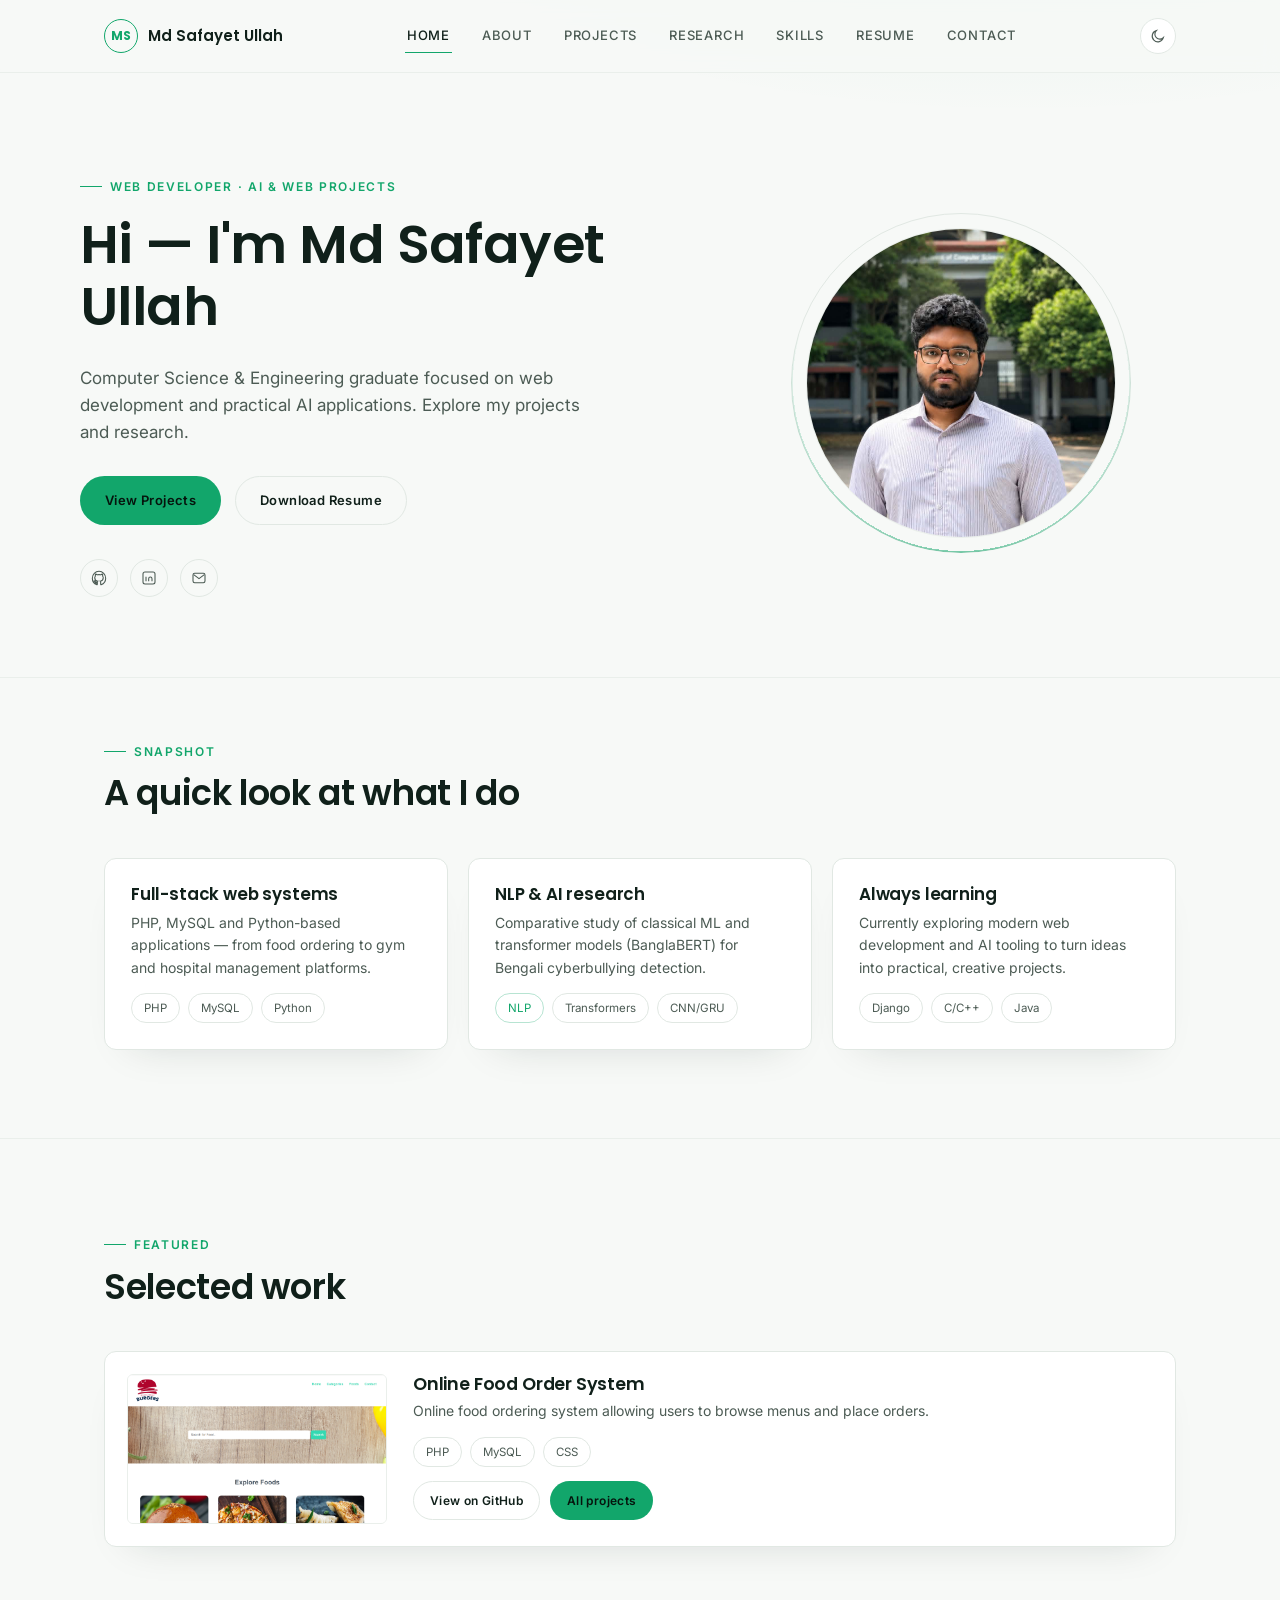
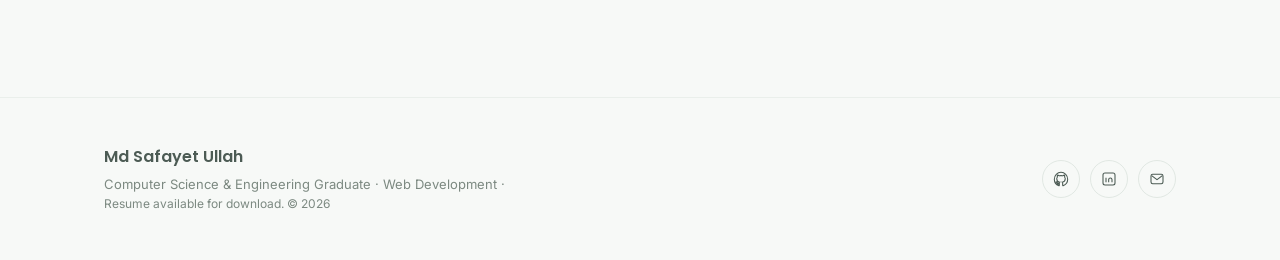
<file: index.html>
<!DOCTYPE html>
<html lang="en">
<head>
<meta charset="UTF-8">
<meta name="viewport" content="width=device-width, initial-scale=1.0">
<title>Md Safayet Ullah — Web Developer | AI & Web Projects</title>
<meta name="description" content="Portfolio of Md Safayet Ullah — Computer Science & Engineering graduate exploring web development and AI-powered projects. View projects, research, and download resume.">
<meta name="theme-color" content="#0B0F0D">
<link rel="canonical" href="https://sifat-ech.github.io/portfolio/">

<meta property="og:type" content="website">
<meta property="og:title" content="Md Safayet Ullah — Web Developer | AI & Web Projects">
<meta property="og:description" content="Portfolio of Md Safayet Ullah — Computer Science & Engineering graduate exploring web development and AI-powered projects. View projects, research, and download resume.">
<meta property="og:image" content="assets/img/og-image.svg">
<meta name="twitter:card" content="summary_large_image">

<link rel="icon" type="image/svg+xml" href="assets/img/favicon.svg">
<link rel="preconnect" href="https://fonts.googleapis.com">
<link rel="preconnect" href="https://fonts.gstatic.com" crossorigin>
<link href="https://fonts.googleapis.com/css2?family=Inter:wght@400;500;600;700&family=Poppins:wght@500;600;700&display=swap" rel="stylesheet">
<link rel="stylesheet" href="assets/css/style.css">
<script>document.documentElement.classList.add('js');</script>
<script type="application/ld+json">
{
  "@context": "https://schema.org",
  "@type": "Person",
  "name": "Md Safayet Ullah",
  "url": "https://sifat-ech.github.io/portfolio/",
  "email": "mailto:safayetsifat117@gmail.com",
  "jobTitle": "Web Developer",
  "alumniOf": "Rajshahi University of Engineering & Technology (RUET)",
  "sameAs": [
    "https://github.com/sifat-ech",
    "https://linkedin.com/in/safayet117"
  ]
}
</script>
</head>
<body>
<a class="visually-hidden" href="#main" style="position:absolute;left:-9999px;top:0;">Skip to content</a>
  <header class="site-header">
    <div class="container nav">
      <a href="index.html" class="brand" aria-label="Md Safayet Ullah — Home">
        <span class="brand-mark">MS</span>
        <span class="brand-name">Md Safayet Ullah</span>
      </a>
      <nav class="nav-links" aria-label="Primary">
        <a href="index.html">Home</a>
        <a href="about.html">About</a>
        <a href="projects.html">Projects</a>
        <a href="research.html">Research</a>
        <a href="skills.html">Skills</a>
        <a href="resume.html">Resume</a>
        <a href="contact.html">Contact</a>
      </nav>
      <div class="nav-right">
        <button class="theme-toggle" type="button" aria-pressed="false" aria-label="Toggle dark and light mode">
          <svg viewBox="0 0 24 24" fill="none" stroke="currentColor" stroke-width="1.7"><path d="M20 14.5A8.5 8.5 0 1 1 9.5 4a6.8 6.8 0 0 0 10.5 10.5Z"/></svg>
        </button>
        <button class="nav-toggle" type="button" aria-expanded="false" aria-label="Toggle menu">
          <svg viewBox="0 0 24 24" fill="none" stroke="currentColor" stroke-width="1.8"><path d="M4 6h16M4 12h16M4 18h16"/></svg>
        </button>
      </div>
    </div>
  </header>

<main id="main">

  <section class="hero container">
    <div class="hero-grid">
      <div>
        <p class="eyebrow hero-kicker reveal">Web Developer &middot; AI &amp; Web Projects</p>
        <h1 class="reveal">Hi — I'm Md Safayet Ullah</h1>
        <p class="hero-sub reveal">Computer Science &amp; Engineering graduate focused on web development and practical AI applications. Explore my projects and research.</p>
        <div class="hero-cta reveal">
          <a class="btn btn-primary" href="projects.html">View Projects</a>
          <a class="btn btn-outline" href="resume/Md_Safayet_Ullah_Resume.pdf" target="_blank" rel="noopener">Download Resume</a>
        </div>
        <div class="hero-social reveal">
          <a class="icon-btn" href="https://github.com/sifat-ech" target="_blank" rel="noopener noreferrer" aria-label="GitHub"><svg viewBox="0 0 24 24" fill="none" stroke="currentColor" stroke-width="1.6"><path d="M12 2C6.48 2 2 6.58 2 12.25c0 4.53 2.87 8.37 6.84 9.73.5.1.68-.22.68-.49v-1.91c-2.78.62-3.37-1.19-3.37-1.19-.46-1.2-1.11-1.52-1.11-1.52-.9-.63.07-.62.07-.62 1 .07 1.53 1.05 1.53 1.05.9 1.57 2.34 1.12 2.91.86.09-.66.35-1.12.63-1.38-2.22-.26-4.56-1.14-4.56-5.05 0-1.12.39-2.03 1.03-2.74-.1-.26-.45-1.32.1-2.75 0 0 .84-.28 2.75 1.05a9.3 9.3 0 0 1 5 0c1.91-1.33 2.75-1.05 2.75-1.05.55 1.43.2 2.49.1 2.75.64.71 1.03 1.62 1.03 2.74 0 3.92-2.34 4.78-4.57 5.04.36.32.68.94.68 1.9v2.82c0 .27.18.6.69.49A10.26 10.26 0 0 0 22 12.25C22 6.58 17.52 2 12 2Z"/></svg></a>
          <a class="icon-btn" href="https://linkedin.com/in/safayet117" target="_blank" rel="noopener noreferrer" aria-label="LinkedIn"><svg viewBox="0 0 24 24" fill="none" stroke="currentColor" stroke-width="1.6"><rect x="3" y="3" width="18" height="18" rx="3"/><path d="M7.5 10v7M7.5 7.2v.1M11.5 17v-4c0-1.5 1-2.5 2.5-2.5s2.5 1 2.5 2.5v4"/></svg></a>
          <a class="icon-btn" href="mailto:safayetsifat117@gmail.com" aria-label="Email"><svg viewBox="0 0 24 24" fill="none" stroke="currentColor" stroke-width="1.6"><rect x="3" y="5" width="18" height="14" rx="2.5"/><path d="m4 7 8 6 8-6"/></svg></a>
        </div>
      </div>
      <div class="hero-portrait reveal">
        <div class="portrait-ring">
           <div class="portrait-avatar"><img src="assets/img/profile.jpg" alt="Md Safayet Ullah" class="portrait-photo"></div>
        </div>
      </div>
    </div>
  </section>

  <section class="section section-tight">
    <div class="container">
      <div class="section-head reveal">
        <p class="eyebrow">Snapshot</p>
        <h2>A quick look at what I do</h2>
      </div>
      <div class="grid-3">
        <div class="card reveal">
          <h3>Full-stack web systems</h3>
          <p>PHP, MySQL and Python-based applications — from food ordering to gym and hospital management platforms.</p>
          <div class="tag-row"><span class="tag">PHP</span><span class="tag">MySQL</span><span class="tag">Python</span></div>
        </div>
        <div class="card reveal">
          <h3>NLP &amp; AI research</h3>
          <p>Comparative study of classical ML and transformer models (BanglaBERT) for Bengali cyberbullying detection.</p>
          <div class="tag-row"><span class="tag accent">NLP</span><span class="tag">Transformers</span><span class="tag">CNN/GRU</span></div>
        </div>
        <div class="card reveal">
          <h3>Always learning</h3>
          <p>Currently exploring modern web development and AI tooling to turn ideas into practical, creative projects.</p>
          <div class="tag-row"><span class="tag">Django</span><span class="tag">C/C++</span><span class="tag">Java</span></div>
        </div>
      </div>
    </div>
  </section>

  <section class="section">
    <div class="container">
      <div class="section-head reveal">
        <p class="eyebrow">Featured</p>
        <h2>Selected work</h2>
      </div>
      <div class="project-card reveal">
        <div class="project-thumb"><img src="assets/img/Food_order_system.png" alt="Online Food Order System screenshot" class="project-photo"></div>
        <div class="project-body">
          <h3>Online Food Order System</h3>
          <p>Online food ordering system allowing users to browse menus and place orders.</p>
          <div class="tag-row" style="margin-bottom:14px;"><span class="tag">PHP</span><span class="tag">MySQL</span><span class="tag">CSS</span></div>
          <div class="project-actions">
            <a class="btn btn-sm btn-outline" href="https://github.com/sifat-ech/Online-Food-Order-System-Project" target="_blank" rel="noopener noreferrer">View on GitHub</a>
            <a class="btn btn-sm btn-primary" href="projects.html">All projects</a>
          </div>
        </div>
      </div>
    </div>
  </section>

</main>
  <footer class="site-footer">
    <div class="container footer-grid">
      <div>
        <p class="footer-brand">Md Safayet Ullah</p>
        <p class="footer-sub">Computer Science &amp; Engineering Graduate &middot; Web Development &middot; </p>
        <p class="footer-sub small-note">Resume available for download. &copy; <span id="year"></span></p>
      </div>
      <div class="footer-social">
        <a class="icon-btn" href="https://github.com/sifat-ech" target="_blank" rel="noopener noreferrer" aria-label="GitHub profile"><svg viewBox="0 0 24 24" fill="none" stroke="currentColor" stroke-width="1.6"><path d="M12 2C6.48 2 2 6.58 2 12.25c0 4.53 2.87 8.37 6.84 9.73.5.1.68-.22.68-.49v-1.91c-2.78.62-3.37-1.19-3.37-1.19-.46-1.2-1.11-1.52-1.11-1.52-.9-.63.07-.62.07-.62 1 .07 1.53 1.05 1.53 1.05.9 1.57 2.34 1.12 2.91.86.09-.66.35-1.12.63-1.38-2.22-.26-4.56-1.14-4.56-5.05 0-1.12.39-2.03 1.03-2.74-.1-.26-.45-1.32.1-2.75 0 0 .84-.28 2.75 1.05a9.3 9.3 0 0 1 5 0c1.91-1.33 2.75-1.05 2.75-1.05.55 1.43.2 2.49.1 2.75.64.71 1.03 1.62 1.03 2.74 0 3.92-2.34 4.78-4.57 5.04.36.32.68.94.68 1.9v2.82c0 .27.18.6.69.49A10.26 10.26 0 0 0 22 12.25C22 6.58 17.52 2 12 2Z"/></svg></a>
        <a class="icon-btn" href="https://linkedin.com/in/safayet117" target="_blank" rel="noopener noreferrer" aria-label="LinkedIn profile"><svg viewBox="0 0 24 24" fill="none" stroke="currentColor" stroke-width="1.6"><rect x="3" y="3" width="18" height="18" rx="3"/><path d="M7.5 10v7M7.5 7.2v.1M11.5 17v-4c0-1.5 1-2.5 2.5-2.5s2.5 1 2.5 2.5v4"/></svg></a>
        <a class="icon-btn" href="mailto:safayetsifat117@gmail.com" aria-label="Send email"><svg viewBox="0 0 24 24" fill="none" stroke="currentColor" stroke-width="1.6"><rect x="3" y="5" width="18" height="14" rx="2.5"/><path d="m4 7 8 6 8-6"/></svg></a>
      </div>
    </div>
  </footer>

<script src="assets/js/main.js"></script>
</body>
</html>
</file>
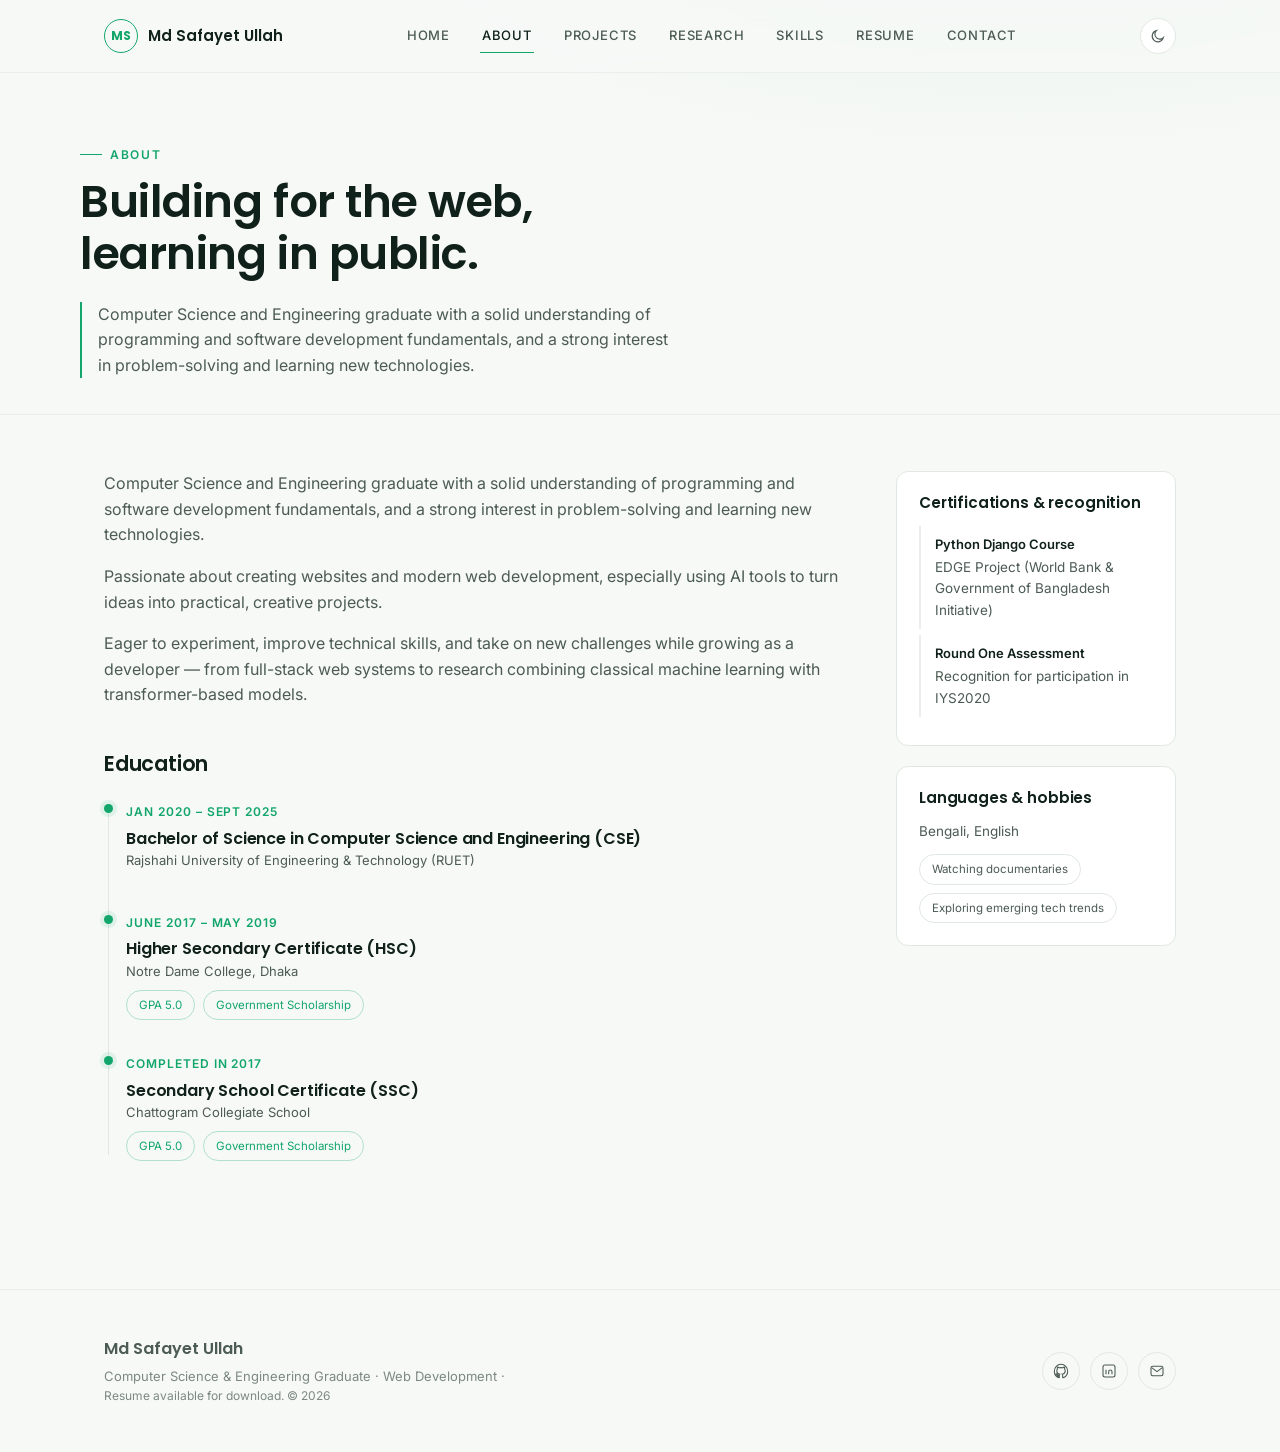
<file: about.html>
<!DOCTYPE html>
<html lang="en">
<head>
<meta charset="UTF-8">
<meta name="viewport" content="width=device-width, initial-scale=1.0">
<title>About — Md Safayet Ullah</title>
<meta name="description" content="About Md Safayet Ullah: CSE graduate from RUET, education, certifications, languages and hobbies.">
<meta name="theme-color" content="#0B0F0D">
<link rel="canonical" href="https://sifat-ech.github.io/portfolio/about.html">

<meta property="og:type" content="website">
<meta property="og:title" content="About — Md Safayet Ullah">
<meta property="og:description" content="About Md Safayet Ullah: CSE graduate from RUET, education, certifications, languages and hobbies.">
<meta property="og:image" content="assets/img/og-image.svg">
<meta name="twitter:card" content="summary_large_image">

<link rel="icon" type="image/svg+xml" href="assets/img/favicon.svg">
<link rel="preconnect" href="https://fonts.googleapis.com">
<link rel="preconnect" href="https://fonts.gstatic.com" crossorigin>
<link href="https://fonts.googleapis.com/css2?family=Inter:wght@400;500;600;700&family=Poppins:wght@500;600;700&display=swap" rel="stylesheet">
<link rel="stylesheet" href="assets/css/style.css">
<script>document.documentElement.classList.add('js');</script>
</head>
<body>
<a class="visually-hidden" href="#main" style="position:absolute;left:-9999px;top:0;">Skip to content</a>
  <header class="site-header">
    <div class="container nav">
      <a href="index.html" class="brand" aria-label="Md Safayet Ullah — Home">
        <span class="brand-mark">MS</span>
        <span class="brand-name">Md Safayet Ullah</span>
      </a>
      <nav class="nav-links" aria-label="Primary">
        <a href="index.html">Home</a>
        <a href="about.html">About</a>
        <a href="projects.html">Projects</a>
        <a href="research.html">Research</a>
        <a href="skills.html">Skills</a>
        <a href="resume.html">Resume</a>
        <a href="contact.html">Contact</a>
      </nav>
      <div class="nav-right">
        <button class="theme-toggle" type="button" aria-pressed="false" aria-label="Toggle dark and light mode">
          <svg viewBox="0 0 24 24" fill="none" stroke="currentColor" stroke-width="1.7"><path d="M20 14.5A8.5 8.5 0 1 1 9.5 4a6.8 6.8 0 0 0 10.5 10.5Z"/></svg>
        </button>
        <button class="nav-toggle" type="button" aria-expanded="false" aria-label="Toggle menu">
          <svg viewBox="0 0 24 24" fill="none" stroke="currentColor" stroke-width="1.8"><path d="M4 6h16M4 12h16M4 18h16"/></svg>
        </button>
      </div>
    </div>
  </header>

<main id="main">

  <section class="page-hero container reveal">
    <p class="eyebrow">About</p>
    <h1>Building for the web, learning in public.</h1>
    <p class="lead">Computer Science and Engineering graduate with a solid understanding of programming and software development fundamentals, and a strong interest in problem-solving and learning new technologies.</p>
  </section>

  <section class="section section-tight">
    <div class="container research-block">
      <div class="reveal">
        <p>Computer Science and Engineering graduate with a solid understanding of programming and software development fundamentals, and a strong interest in problem-solving and learning new technologies.</p>
        <p>Passionate about creating websites and modern web development, especially using AI tools to turn ideas into practical, creative projects.</p>
        <p>Eager to experiment, improve technical skills, and take on new challenges while growing as a developer — from full-stack web systems to research combining classical machine learning with transformer-based models.</p>

        <h2 style="margin-top:44px; font-size:1.3rem;">Education</h2>
        <div class="timeline" style="margin-top:22px;">
          <div class="timeline-item">
            <span class="timeline-date">Jan 2020 &ndash; Sept 2025</span>
            <h3>Bachelor of Science in Computer Science and Engineering (CSE)</h3>
            <p class="org">Rajshahi University of Engineering &amp; Technology (RUET)</p>
          </div>
          <div class="timeline-item">
            <span class="timeline-date">June 2017 &ndash; May 2019</span>
            <h3>Higher Secondary Certificate (HSC)</h3>
            <p class="org">Notre Dame College, Dhaka</p>
            <div class="tag-row"><span class="tag accent">GPA 5.0</span><span class="tag accent">Government Scholarship</span></div>
          </div>
          <div class="timeline-item">
            <span class="timeline-date">Completed in 2017</span>
            <h3>Secondary School Certificate (SSC)</h3>
            <p class="org">Chattogram Collegiate School</p>
            <div class="tag-row"><span class="tag accent">GPA 5.0</span><span class="tag accent">Government Scholarship</span></div>
          </div>
        </div>
      </div>

      <aside class="reveal">
        <div class="side-card">
          <h3>Certifications &amp; recognition</h3>
          <ul class="side-list">
            <li><b>Python Django Course</b>EDGE Project (World Bank &amp; Government of Bangladesh Initiative)</li>
            <li><b>Round One Assessment</b>Recognition for participation in IYS2020</li>
          </ul>
        </div>
        <div class="side-card">
          <h3>Languages &amp; hobbies</h3>
          <p style="font-size:13.5px; margin-bottom:12px;">Bengali, English</p>
          <div class="tag-row">
            <span class="tag">Watching documentaries</span>
            <span class="tag">Exploring emerging tech trends</span>
          </div>
        </div>
      </aside>
    </div>
  </section>

</main>
  <footer class="site-footer">
    <div class="container footer-grid">
      <div>
        <p class="footer-brand">Md Safayet Ullah</p>
        <p class="footer-sub">Computer Science &amp; Engineering Graduate &middot; Web Development &middot; </p>
        <p class="footer-sub small-note">Resume available for download. &copy; <span id="year"></span></p>
      </div>
      <div class="footer-social">
        <a class="icon-btn" href="https://github.com/sifat-ech" target="_blank" rel="noopener noreferrer" aria-label="GitHub profile"><svg viewBox="0 0 24 24" fill="none" stroke="currentColor" stroke-width="1.6"><path d="M12 2C6.48 2 2 6.58 2 12.25c0 4.53 2.87 8.37 6.84 9.73.5.1.68-.22.68-.49v-1.91c-2.78.62-3.37-1.19-3.37-1.19-.46-1.2-1.11-1.52-1.11-1.52-.9-.63.07-.62.07-.62 1 .07 1.53 1.05 1.53 1.05.9 1.57 2.34 1.12 2.91.86.09-.66.35-1.12.63-1.38-2.22-.26-4.56-1.14-4.56-5.05 0-1.12.39-2.03 1.03-2.74-.1-.26-.45-1.32.1-2.75 0 0 .84-.28 2.75 1.05a9.3 9.3 0 0 1 5 0c1.91-1.33 2.75-1.05 2.75-1.05.55 1.43.2 2.49.1 2.75.64.71 1.03 1.62 1.03 2.74 0 3.92-2.34 4.78-4.57 5.04.36.32.68.94.68 1.9v2.82c0 .27.18.6.69.49A10.26 10.26 0 0 0 22 12.25C22 6.58 17.52 2 12 2Z"/></svg></a>
        <a class="icon-btn" href="https://linkedin.com/in/safayet117" target="_blank" rel="noopener noreferrer" aria-label="LinkedIn profile"><svg viewBox="0 0 24 24" fill="none" stroke="currentColor" stroke-width="1.6"><rect x="3" y="3" width="18" height="18" rx="3"/><path d="M7.5 10v7M7.5 7.2v.1M11.5 17v-4c0-1.5 1-2.5 2.5-2.5s2.5 1 2.5 2.5v4"/></svg></a>
        <a class="icon-btn" href="mailto:safayetsifat117@gmail.com" aria-label="Send email"><svg viewBox="0 0 24 24" fill="none" stroke="currentColor" stroke-width="1.6"><rect x="3" y="5" width="18" height="14" rx="2.5"/><path d="m4 7 8 6 8-6"/></svg></a>
      </div>
    </div>
  </footer>

<script src="assets/js/main.js"></script>
</body>
</html>
</file>
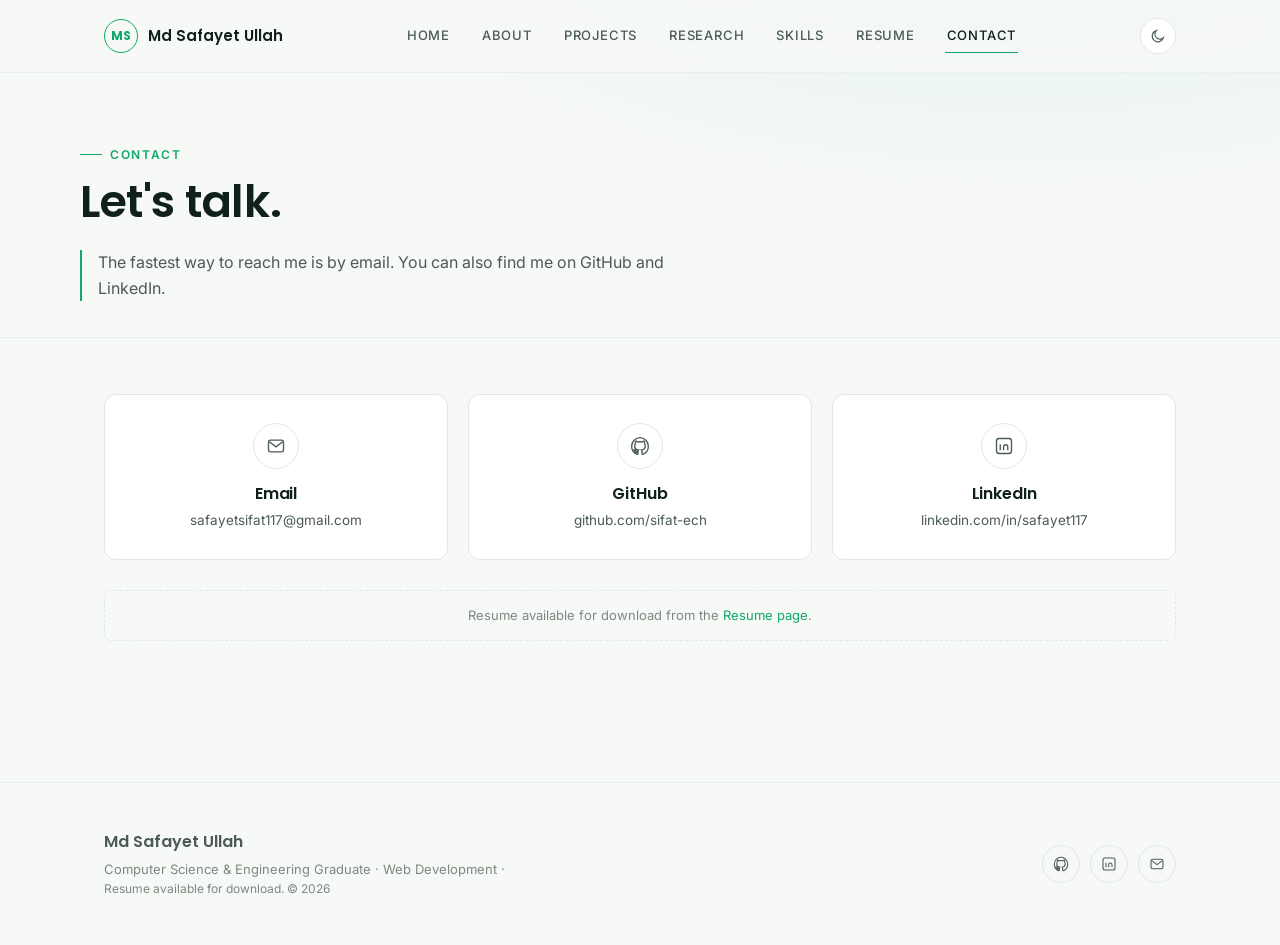
<file: contact.html>
<!DOCTYPE html>
<html lang="en">
<head>
<meta charset="UTF-8">
<meta name="viewport" content="width=device-width, initial-scale=1.0">
<title>Contact — Md Safayet Ullah</title>
<meta name="description" content="Contact Md Safayet Ullah via email, GitHub, or LinkedIn.">
<meta name="theme-color" content="#0B0F0D">
<link rel="canonical" href="https://sifat-ech.github.io/portfolio/contact.html">

<meta property="og:type" content="website">
<meta property="og:title" content="Contact — Md Safayet Ullah">
<meta property="og:description" content="Contact Md Safayet Ullah via email, GitHub, or LinkedIn.">
<meta property="og:image" content="assets/img/og-image.svg">
<meta name="twitter:card" content="summary_large_image">

<link rel="icon" type="image/svg+xml" href="assets/img/favicon.svg">
<link rel="preconnect" href="https://fonts.googleapis.com">
<link rel="preconnect" href="https://fonts.gstatic.com" crossorigin>
<link href="https://fonts.googleapis.com/css2?family=Inter:wght@400;500;600;700&family=Poppins:wght@500;600;700&display=swap" rel="stylesheet">
<link rel="stylesheet" href="assets/css/style.css">
<script>document.documentElement.classList.add('js');</script>
</head>
<body>
<a class="visually-hidden" href="#main" style="position:absolute;left:-9999px;top:0;">Skip to content</a>
  <header class="site-header">
    <div class="container nav">
      <a href="index.html" class="brand" aria-label="Md Safayet Ullah — Home">
        <span class="brand-mark">MS</span>
        <span class="brand-name">Md Safayet Ullah</span>
      </a>
      <nav class="nav-links" aria-label="Primary">
        <a href="index.html">Home</a>
        <a href="about.html">About</a>
        <a href="projects.html">Projects</a>
        <a href="research.html">Research</a>
        <a href="skills.html">Skills</a>
        <a href="resume.html">Resume</a>
        <a href="contact.html">Contact</a>
      </nav>
      <div class="nav-right">
        <button class="theme-toggle" type="button" aria-pressed="false" aria-label="Toggle dark and light mode">
          <svg viewBox="0 0 24 24" fill="none" stroke="currentColor" stroke-width="1.7"><path d="M20 14.5A8.5 8.5 0 1 1 9.5 4a6.8 6.8 0 0 0 10.5 10.5Z"/></svg>
        </button>
        <button class="nav-toggle" type="button" aria-expanded="false" aria-label="Toggle menu">
          <svg viewBox="0 0 24 24" fill="none" stroke="currentColor" stroke-width="1.8"><path d="M4 6h16M4 12h16M4 18h16"/></svg>
        </button>
      </div>
    </div>
  </header>

<main id="main">

  <section class="page-hero container reveal">
    <p class="eyebrow">Contact</p>
    <h1>Let's talk.</h1>
    <p class="lead">The fastest way to reach me is by email. You can also find me on GitHub and LinkedIn.</p>
  </section>

  <section class="section section-tight">
    <div class="container">
      <div class="contact-grid">
        <a class="contact-card reveal" href="mailto:safayetsifat117@gmail.com">
          <span class="icon-btn"><svg viewBox="0 0 24 24" fill="none" stroke="currentColor" stroke-width="1.6"><rect x="3" y="5" width="18" height="14" rx="2.5"/><path d="m4 7 8 6 8-6"/></svg></span>
          <h3>Email</h3>
          <p style="margin:0; font-size:13.5px;">safayetsifat117@gmail.com</p>
        </a>
        <a class="contact-card reveal" href="https://github.com/sifat-ech" target="_blank" rel="noopener noreferrer">
          <span class="icon-btn"><svg viewBox="0 0 24 24" fill="none" stroke="currentColor" stroke-width="1.6"><path d="M12 2C6.48 2 2 6.58 2 12.25c0 4.53 2.87 8.37 6.84 9.73.5.1.68-.22.68-.49v-1.91c-2.78.62-3.37-1.19-3.37-1.19-.46-1.2-1.11-1.52-1.11-1.52-.9-.63.07-.62.07-.62 1 .07 1.53 1.05 1.53 1.05.9 1.57 2.34 1.12 2.91.86.09-.66.35-1.12.63-1.38-2.22-.26-4.56-1.14-4.56-5.05 0-1.12.39-2.03 1.03-2.74-.1-.26-.45-1.32.1-2.75 0 0 .84-.28 2.75 1.05a9.3 9.3 0 0 1 5 0c1.91-1.33 2.75-1.05 2.75-1.05.55 1.43.2 2.49.1 2.75.64.71 1.03 1.62 1.03 2.74 0 3.92-2.34 4.78-4.57 5.04.36.32.68.94.68 1.9v2.82c0 .27.18.6.69.49A10.26 10.26 0 0 0 22 12.25C22 6.58 17.52 2 12 2Z"/></svg></span>
          <h3>GitHub</h3>
          <p style="margin:0; font-size:13.5px;">github.com/sifat-ech</p>
        </a>
        <a class="contact-card reveal" href="https://linkedin.com/in/safayet117" target="_blank" rel="noopener noreferrer">
          <span class="icon-btn"><svg viewBox="0 0 24 24" fill="none" stroke="currentColor" stroke-width="1.6"><rect x="3" y="3" width="18" height="18" rx="3"/><path d="M7.5 10v7M7.5 7.2v.1M11.5 17v-4c0-1.5 1-2.5 2.5-2.5s2.5 1 2.5 2.5v4"/></svg></span>
          <h3>LinkedIn</h3>
          <p style="margin:0; font-size:13.5px;">linkedin.com/in/safayet117</p>
        </a>
      </div>
      <p class="contact-note reveal">Resume available for download from the <a style="color:var(--accent);" href="resume.html">Resume page</a>.</p>
    </div>
  </section>

</main>
  <footer class="site-footer">
    <div class="container footer-grid">
      <div>
        <p class="footer-brand">Md Safayet Ullah</p>
        <p class="footer-sub">Computer Science &amp; Engineering Graduate &middot; Web Development &middot; </p>
        <p class="footer-sub small-note">Resume available for download. &copy; <span id="year"></span></p>
      </div>
      <div class="footer-social">
        <a class="icon-btn" href="https://github.com/sifat-ech" target="_blank" rel="noopener noreferrer" aria-label="GitHub profile"><svg viewBox="0 0 24 24" fill="none" stroke="currentColor" stroke-width="1.6"><path d="M12 2C6.48 2 2 6.58 2 12.25c0 4.53 2.87 8.37 6.84 9.73.5.1.68-.22.68-.49v-1.91c-2.78.62-3.37-1.19-3.37-1.19-.46-1.2-1.11-1.52-1.11-1.52-.9-.63.07-.62.07-.62 1 .07 1.53 1.05 1.53 1.05.9 1.57 2.34 1.12 2.91.86.09-.66.35-1.12.63-1.38-2.22-.26-4.56-1.14-4.56-5.05 0-1.12.39-2.03 1.03-2.74-.1-.26-.45-1.32.1-2.75 0 0 .84-.28 2.75 1.05a9.3 9.3 0 0 1 5 0c1.91-1.33 2.75-1.05 2.75-1.05.55 1.43.2 2.49.1 2.75.64.71 1.03 1.62 1.03 2.74 0 3.92-2.34 4.78-4.57 5.04.36.32.68.94.68 1.9v2.82c0 .27.18.6.69.49A10.26 10.26 0 0 0 22 12.25C22 6.58 17.52 2 12 2Z"/></svg></a>
        <a class="icon-btn" href="https://linkedin.com/in/safayet117" target="_blank" rel="noopener noreferrer" aria-label="LinkedIn profile"><svg viewBox="0 0 24 24" fill="none" stroke="currentColor" stroke-width="1.6"><rect x="3" y="3" width="18" height="18" rx="3"/><path d="M7.5 10v7M7.5 7.2v.1M11.5 17v-4c0-1.5 1-2.5 2.5-2.5s2.5 1 2.5 2.5v4"/></svg></a>
        <a class="icon-btn" href="mailto:safayetsifat117@gmail.com" aria-label="Send email"><svg viewBox="0 0 24 24" fill="none" stroke="currentColor" stroke-width="1.6"><rect x="3" y="5" width="18" height="14" rx="2.5"/><path d="m4 7 8 6 8-6"/></svg></a>
      </div>
    </div>
  </footer>

<script src="assets/js/main.js"></script>
</body>
</html>
</file>
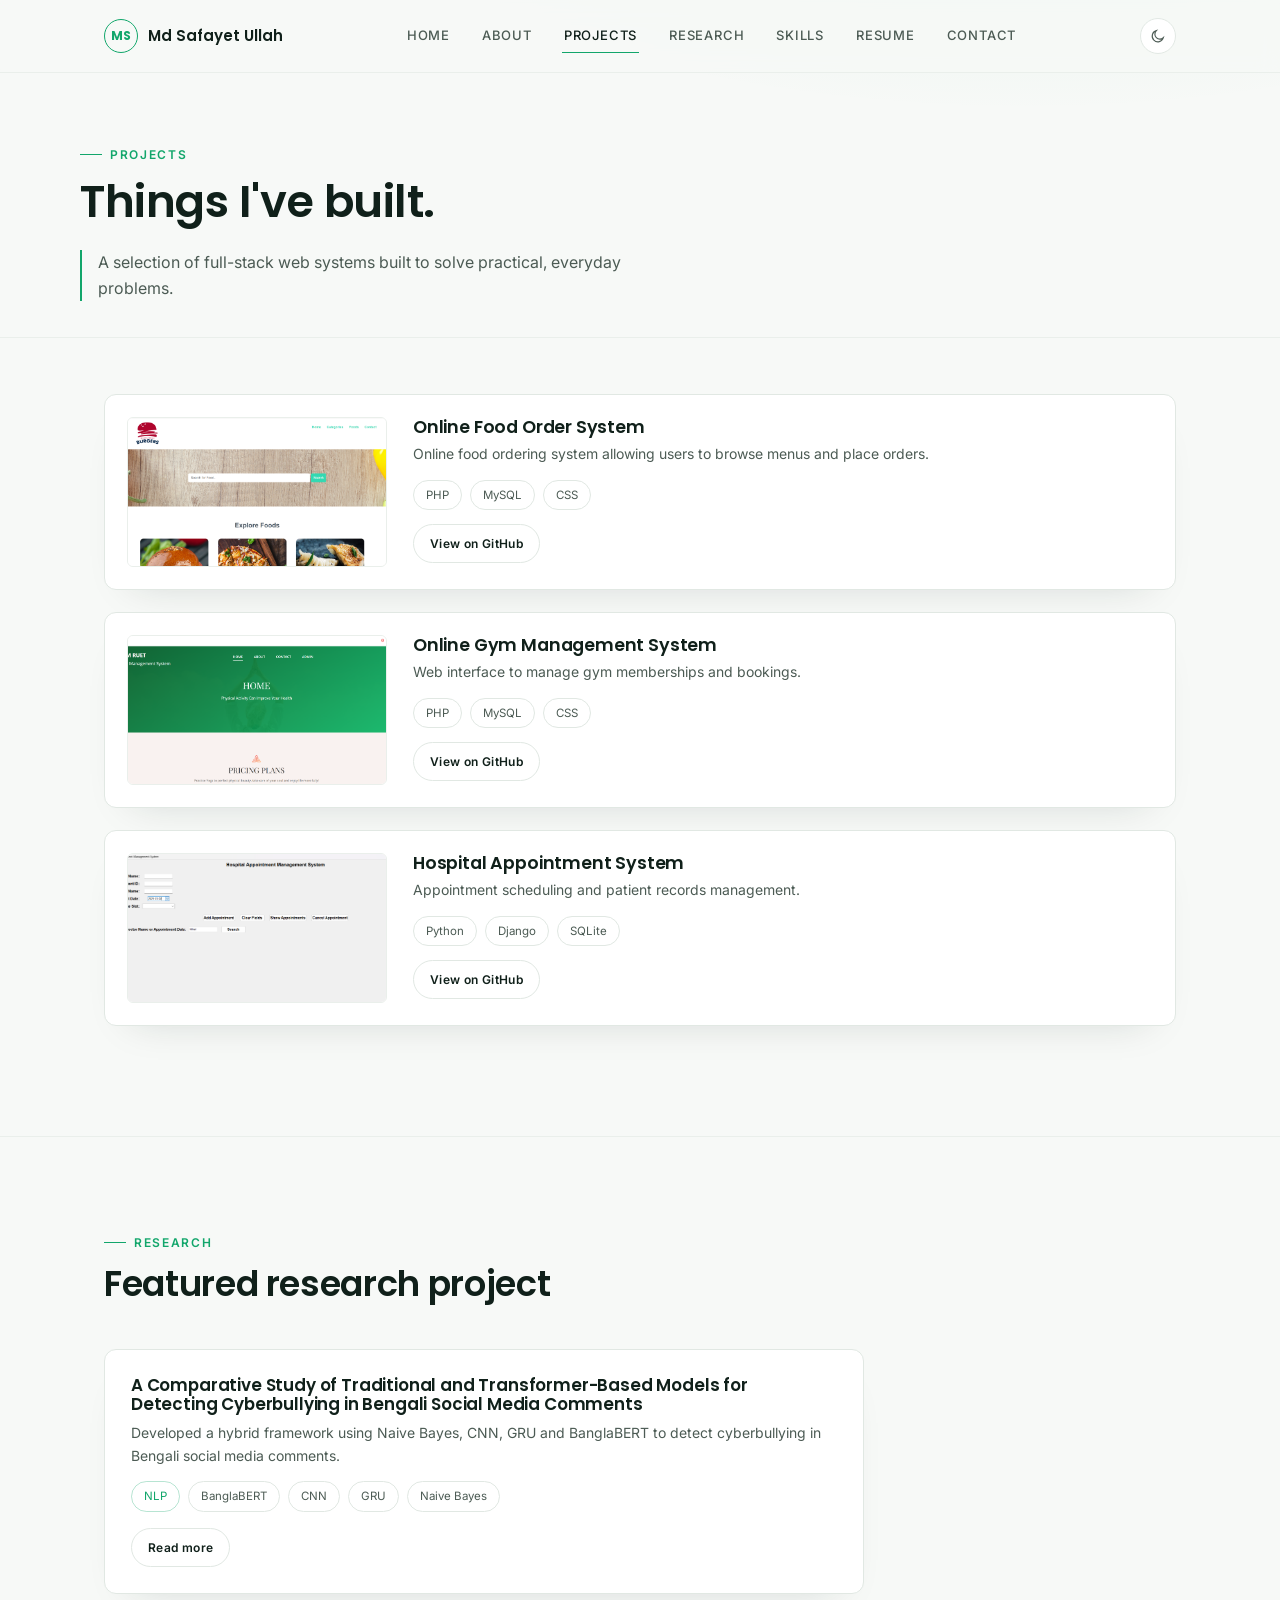
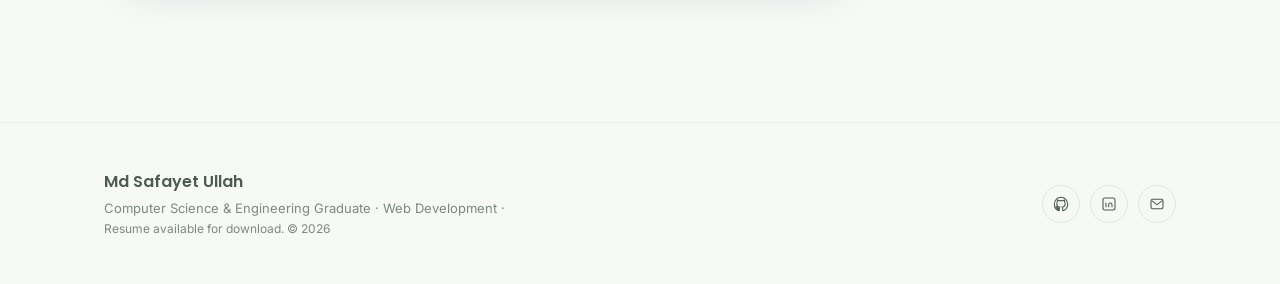
<file: projects.html>
<!DOCTYPE html>
<html lang="en">
<head>
<meta charset="UTF-8">
<meta name="viewport" content="width=device-width, initial-scale=1.0">
<title>Projects — Md Safayet Ullah</title>
<meta name="description" content="Selected web development projects by Md Safayet Ullah, including a food ordering system, gym management system, and hospital appointment system.">
<meta name="theme-color" content="#0B0F0D">
<link rel="canonical" href="https://sifat-ech.github.io/portfolio/projects.html">

<meta property="og:type" content="website">
<meta property="og:title" content="Projects — Md Safayet Ullah">
<meta property="og:description" content="Selected web development projects by Md Safayet Ullah, including a food ordering system, gym management system, and hospital appointment system.">
<meta property="og:image" content="assets/img/og-image.svg">
<meta name="twitter:card" content="summary_large_image">

<link rel="icon" type="image/svg+xml" href="assets/img/favicon.svg">
<link rel="preconnect" href="https://fonts.googleapis.com">
<link rel="preconnect" href="https://fonts.gstatic.com" crossorigin>
<link href="https://fonts.googleapis.com/css2?family=Inter:wght@400;500;600;700&family=Poppins:wght@500;600;700&display=swap" rel="stylesheet">
<link rel="stylesheet" href="assets/css/style.css">
<script>document.documentElement.classList.add('js');</script>
</head>
<body>
<a class="visually-hidden" href="#main" style="position:absolute;left:-9999px;top:0;">Skip to content</a>
  <header class="site-header">
    <div class="container nav">
      <a href="index.html" class="brand" aria-label="Md Safayet Ullah — Home">
        <span class="brand-mark">MS</span>
        <span class="brand-name">Md Safayet Ullah</span>
      </a>
      <nav class="nav-links" aria-label="Primary">
        <a href="index.html">Home</a>
        <a href="about.html">About</a>
        <a href="projects.html">Projects</a>
        <a href="research.html">Research</a>
        <a href="skills.html">Skills</a>
        <a href="resume.html">Resume</a>
        <a href="contact.html">Contact</a>
      </nav>
      <div class="nav-right">
        <button class="theme-toggle" type="button" aria-pressed="false" aria-label="Toggle dark and light mode">
          <svg viewBox="0 0 24 24" fill="none" stroke="currentColor" stroke-width="1.7"><path d="M20 14.5A8.5 8.5 0 1 1 9.5 4a6.8 6.8 0 0 0 10.5 10.5Z"/></svg>
        </button>
        <button class="nav-toggle" type="button" aria-expanded="false" aria-label="Toggle menu">
          <svg viewBox="0 0 24 24" fill="none" stroke="currentColor" stroke-width="1.8"><path d="M4 6h16M4 12h16M4 18h16"/></svg>
        </button>
      </div>
    </div>
  </header>

<main id="main">

  <section class="page-hero container reveal">
    <p class="eyebrow">Projects</p>
    <h1>Things I've built.</h1>
    <p class="lead">A selection of full-stack web systems built to solve practical, everyday problems.</p>
  </section>

  <section class="section section-tight">
    <div class="container">
      <div class="project-card reveal">
        <div class="project-thumb"><img src="assets/img/Food_order_system.png" alt="Online Food Order System screenshot" class="project-photo"></div> 
        <div class="project-body">
          <h3>Online Food Order System</h3>
          <p>Online food ordering system allowing users to browse menus and place orders.</p>
          <div class="tag-row" style="margin-bottom:14px;"><span class="tag">PHP</span><span class="tag">MySQL</span><span class="tag">CSS</span></div>
          <div class="project-actions">
            <a class="btn btn-sm btn-outline" href="https://github.com/sifat-ech/Online-Food-Order-System-Project" target="_blank" rel="noopener noreferrer">View on GitHub</a>
          </div>
        </div>
      </div>

      <div class="project-card reveal">
        <div class="project-thumb"><img src="assets/img/Gym_ruet.png" alt="Online Gym Management System screenshot" class="project-photo"></div>
        <div class="project-body">
          <h3>Online Gym Management System</h3>
          <p>Web interface to manage gym memberships and bookings.</p>
          <div class="tag-row" style="margin-bottom:14px;"><span class="tag">PHP</span><span class="tag">MySQL</span><span class="tag">CSS</span></div>
          <div class="project-actions">
            <a class="btn btn-sm btn-outline" href="https://github.com/sifat-ech/Online-Gym-Management-System" target="_blank" rel="noopener noreferrer">View on GitHub</a>
          </div>
        </div>
      </div>

      <div class="project-card reveal">
        <div class="project-thumb"><img src="assets/img/hospital_management.png" alt="Hospital Appointment System screenshot" class="project-photo"></div>
        <div class="project-body">
          <h3>Hospital Appointment System</h3>
          <p>Appointment scheduling and patient records management.</p>
          <div class="tag-row" style="margin-bottom:14px;"><span class="tag">Python</span><span class="tag">Django</span><span class="tag">SQLite</span></div>
          <div class="project-actions">
            <a class="btn btn-sm btn-outline" href="https://github.com/sifat-ech/Hospital-Appointment-System" target="_blank" rel="noopener noreferrer">View on GitHub</a>
          </div>
        </div>
      </div>

    </div>
  </section>

  <section class="section">
    <div class="container">
      <div class="section-head reveal">
        <p class="eyebrow">Research</p>
        <h2>Featured research project</h2>
      </div>
      <div class="card reveal" style="max-width:760px;">
        <h3>A Comparative Study of Traditional and Transformer-Based Models for Detecting Cyberbullying in Bengali Social Media Comments</h3>
        <p>Developed a hybrid framework using Naive Bayes, CNN, GRU and BanglaBERT to detect cyberbullying in Bengali social media comments.</p>
        <div class="tag-row" style="margin-bottom:16px;"><span class="tag accent">NLP</span><span class="tag">BanglaBERT</span><span class="tag">CNN</span><span class="tag">GRU</span><span class="tag">Naive Bayes</span></div>
        <a class="btn btn-sm btn-outline" href="research.html">Read more</a>
      </div>
    </div>
  </section>

</main>
  <footer class="site-footer">
    <div class="container footer-grid">
      <div>
        <p class="footer-brand">Md Safayet Ullah</p>
        <p class="footer-sub">Computer Science &amp; Engineering Graduate &middot; Web Development &middot; </p>
        <p class="footer-sub small-note">Resume available for download. &copy; <span id="year"></span></p>
      </div>
      <div class="footer-social">
        <a class="icon-btn" href="https://github.com/sifat-ech" target="_blank" rel="noopener noreferrer" aria-label="GitHub profile"><svg viewBox="0 0 24 24" fill="none" stroke="currentColor" stroke-width="1.6"><path d="M12 2C6.48 2 2 6.58 2 12.25c0 4.53 2.87 8.37 6.84 9.73.5.1.68-.22.68-.49v-1.91c-2.78.62-3.37-1.19-3.37-1.19-.46-1.2-1.11-1.52-1.11-1.52-.9-.63.07-.62.07-.62 1 .07 1.53 1.05 1.53 1.05.9 1.57 2.34 1.12 2.91.86.09-.66.35-1.12.63-1.38-2.22-.26-4.56-1.14-4.56-5.05 0-1.12.39-2.03 1.03-2.74-.1-.26-.45-1.32.1-2.75 0 0 .84-.28 2.75 1.05a9.3 9.3 0 0 1 5 0c1.91-1.33 2.75-1.05 2.75-1.05.55 1.43.2 2.49.1 2.75.64.71 1.03 1.62 1.03 2.74 0 3.92-2.34 4.78-4.57 5.04.36.32.68.94.68 1.9v2.82c0 .27.18.6.69.49A10.26 10.26 0 0 0 22 12.25C22 6.58 17.52 2 12 2Z"/></svg></a>
        <a class="icon-btn" href="https://linkedin.com/in/safayet117" target="_blank" rel="noopener noreferrer" aria-label="LinkedIn profile"><svg viewBox="0 0 24 24" fill="none" stroke="currentColor" stroke-width="1.6"><rect x="3" y="3" width="18" height="18" rx="3"/><path d="M7.5 10v7M7.5 7.2v.1M11.5 17v-4c0-1.5 1-2.5 2.5-2.5s2.5 1 2.5 2.5v4"/></svg></a>
        <a class="icon-btn" href="mailto:safayetsifat117@gmail.com" aria-label="Send email"><svg viewBox="0 0 24 24" fill="none" stroke="currentColor" stroke-width="1.6"><rect x="3" y="5" width="18" height="14" rx="2.5"/><path d="m4 7 8 6 8-6"/></svg></a>
      </div>
    </div>
  </footer>

<script src="assets/js/main.js"></script>
</body>
</html>
</file>
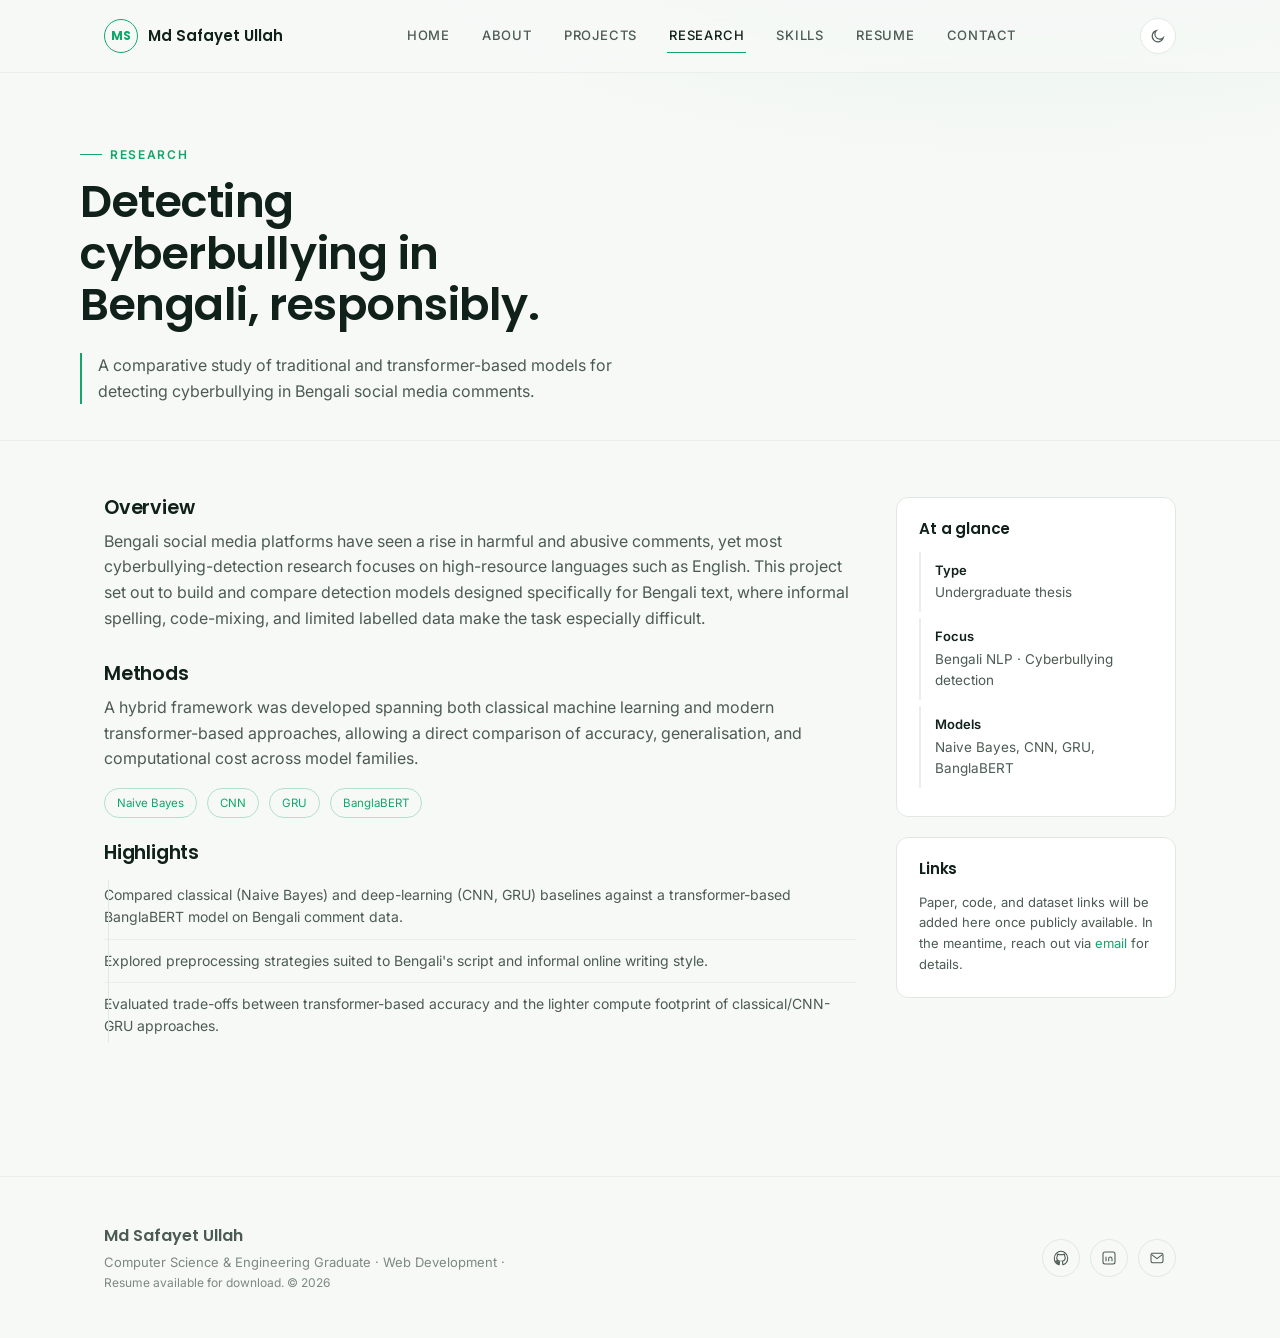
<file: research.html>
<!DOCTYPE html>
<html lang="en">
<head>
<meta charset="UTF-8">
<meta name="viewport" content="width=device-width, initial-scale=1.0">
<title>Research — Md Safayet Ullah</title>
<meta name="description" content="Research by Md Safayet Ullah on detecting cyberbullying in Bengali social media comments using classical ML and transformer-based models.">
<meta name="theme-color" content="#0B0F0D">
<link rel="canonical" href="https://sifat-ech.github.io/portfolio/research.html">

<meta property="og:type" content="website">
<meta property="og:title" content="Research — Md Safayet Ullah">
<meta property="og:description" content="Research by Md Safayet Ullah on detecting cyberbullying in Bengali social media comments using classical ML and transformer-based models.">
<meta property="og:image" content="assets/img/og-image.svg">
<meta name="twitter:card" content="summary_large_image">

<link rel="icon" type="image/svg+xml" href="assets/img/favicon.svg">
<link rel="preconnect" href="https://fonts.googleapis.com">
<link rel="preconnect" href="https://fonts.gstatic.com" crossorigin>
<link href="https://fonts.googleapis.com/css2?family=Inter:wght@400;500;600;700&family=Poppins:wght@500;600;700&display=swap" rel="stylesheet">
<link rel="stylesheet" href="assets/css/style.css">
<script>document.documentElement.classList.add('js');</script>
</head>
<body>
<a class="visually-hidden" href="#main" style="position:absolute;left:-9999px;top:0;">Skip to content</a>
  <header class="site-header">
    <div class="container nav">
      <a href="index.html" class="brand" aria-label="Md Safayet Ullah — Home">
        <span class="brand-mark">MS</span>
        <span class="brand-name">Md Safayet Ullah</span>
      </a>
      <nav class="nav-links" aria-label="Primary">
        <a href="index.html">Home</a>
        <a href="about.html">About</a>
        <a href="projects.html">Projects</a>
        <a href="research.html">Research</a>
        <a href="skills.html">Skills</a>
        <a href="resume.html">Resume</a>
        <a href="contact.html">Contact</a>
      </nav>
      <div class="nav-right">
        <button class="theme-toggle" type="button" aria-pressed="false" aria-label="Toggle dark and light mode">
          <svg viewBox="0 0 24 24" fill="none" stroke="currentColor" stroke-width="1.7"><path d="M20 14.5A8.5 8.5 0 1 1 9.5 4a6.8 6.8 0 0 0 10.5 10.5Z"/></svg>
        </button>
        <button class="nav-toggle" type="button" aria-expanded="false" aria-label="Toggle menu">
          <svg viewBox="0 0 24 24" fill="none" stroke="currentColor" stroke-width="1.8"><path d="M4 6h16M4 12h16M4 18h16"/></svg>
        </button>
      </div>
    </div>
  </header>

<main id="main">

  <section class="page-hero container reveal">
    <p class="eyebrow">Research</p>
    <h1>Detecting cyberbullying in Bengali, responsibly.</h1>
    <p class="lead">A comparative study of traditional and transformer-based models for detecting cyberbullying in Bengali social media comments.</p>
  </section>

  <section class="section section-tight">
    <div class="container research-block">
      <div class="reveal">
        <h2 style="font-size:1.2rem;">Overview</h2>
        <p>Bengali social media platforms have seen a rise in harmful and abusive comments, yet most cyberbullying-detection research focuses on high-resource languages such as English. This project set out to build and compare detection models designed specifically for Bengali text, where informal spelling, code-mixing, and limited labelled data make the task especially difficult.</p>

        <h2 style="font-size:1.2rem; margin-top:32px;">Methods</h2>
        <p>A hybrid framework was developed spanning both classical machine learning and modern transformer-based approaches, allowing a direct comparison of accuracy, generalisation, and computational cost across model families.</p>
        <div class="method-list">
          <span class="tag accent">Naive Bayes</span>
          <span class="tag accent">CNN</span>
          <span class="tag accent">GRU</span>
          <span class="tag accent">BanglaBERT</span>
        </div>

        <h2 style="font-size:1.2rem;">Highlights</h2>
        <ul class="timeline" style="padding-left:0; list-style:none;">
          <li style="padding:10px 0; border-bottom:1px solid var(--border-soft); color:var(--text-muted); font-size:14px;">Compared classical (Naive Bayes) and deep-learning (CNN, GRU) baselines against a transformer-based BanglaBERT model on Bengali comment data.</li>
          <li style="padding:10px 0; border-bottom:1px solid var(--border-soft); color:var(--text-muted); font-size:14px;">Explored preprocessing strategies suited to Bengali's script and informal online writing style.</li>
          <li style="padding:10px 0; color:var(--text-muted); font-size:14px;">Evaluated trade-offs between transformer-based accuracy and the lighter compute footprint of classical/CNN-GRU approaches.</li>
        </ul>
      </div>

      <aside class="reveal">
        <div class="side-card">
          <h3>At a glance</h3>
          <ul class="side-list">
            <li><b>Type</b>Undergraduate thesis</li>
            <li><b>Focus</b>Bengali NLP &middot; Cyberbullying detection</li>
            <li><b>Models</b>Naive Bayes, CNN, GRU, BanglaBERT</li>
          </ul>
        </div>
        <div class="side-card">
          <h3>Links</h3>
          <p style="font-size:13px; margin-bottom:0;">Paper, code, and dataset links will be added here once publicly available. In the meantime, reach out via <a style="color:var(--accent);" href="mailto:safayetsifat117@gmail.com">email</a> for details.</p>
        </div>
      </aside>
    </div>
  </section>

</main>
  <footer class="site-footer">
    <div class="container footer-grid">
      <div>
        <p class="footer-brand">Md Safayet Ullah</p>
        <p class="footer-sub">Computer Science &amp; Engineering Graduate &middot; Web Development &middot; </p>
        <p class="footer-sub small-note">Resume available for download. &copy; <span id="year"></span></p>
      </div>
      <div class="footer-social">
        <a class="icon-btn" href="https://github.com/sifat-ech" target="_blank" rel="noopener noreferrer" aria-label="GitHub profile"><svg viewBox="0 0 24 24" fill="none" stroke="currentColor" stroke-width="1.6"><path d="M12 2C6.48 2 2 6.58 2 12.25c0 4.53 2.87 8.37 6.84 9.73.5.1.68-.22.68-.49v-1.91c-2.78.62-3.37-1.19-3.37-1.19-.46-1.2-1.11-1.52-1.11-1.52-.9-.63.07-.62.07-.62 1 .07 1.53 1.05 1.53 1.05.9 1.57 2.34 1.12 2.91.86.09-.66.35-1.12.63-1.38-2.22-.26-4.56-1.14-4.56-5.05 0-1.12.39-2.03 1.03-2.74-.1-.26-.45-1.32.1-2.75 0 0 .84-.28 2.75 1.05a9.3 9.3 0 0 1 5 0c1.91-1.33 2.75-1.05 2.75-1.05.55 1.43.2 2.49.1 2.75.64.71 1.03 1.62 1.03 2.74 0 3.92-2.34 4.78-4.57 5.04.36.32.68.94.68 1.9v2.82c0 .27.18.6.69.49A10.26 10.26 0 0 0 22 12.25C22 6.58 17.52 2 12 2Z"/></svg></a>
        <a class="icon-btn" href="https://linkedin.com/in/safayet117" target="_blank" rel="noopener noreferrer" aria-label="LinkedIn profile"><svg viewBox="0 0 24 24" fill="none" stroke="currentColor" stroke-width="1.6"><rect x="3" y="3" width="18" height="18" rx="3"/><path d="M7.5 10v7M7.5 7.2v.1M11.5 17v-4c0-1.5 1-2.5 2.5-2.5s2.5 1 2.5 2.5v4"/></svg></a>
        <a class="icon-btn" href="mailto:safayetsifat117@gmail.com" aria-label="Send email"><svg viewBox="0 0 24 24" fill="none" stroke="currentColor" stroke-width="1.6"><rect x="3" y="5" width="18" height="14" rx="2.5"/><path d="m4 7 8 6 8-6"/></svg></a>
      </div>
    </div>
  </footer>

<script src="assets/js/main.js"></script>
</body>
</html>
</file>
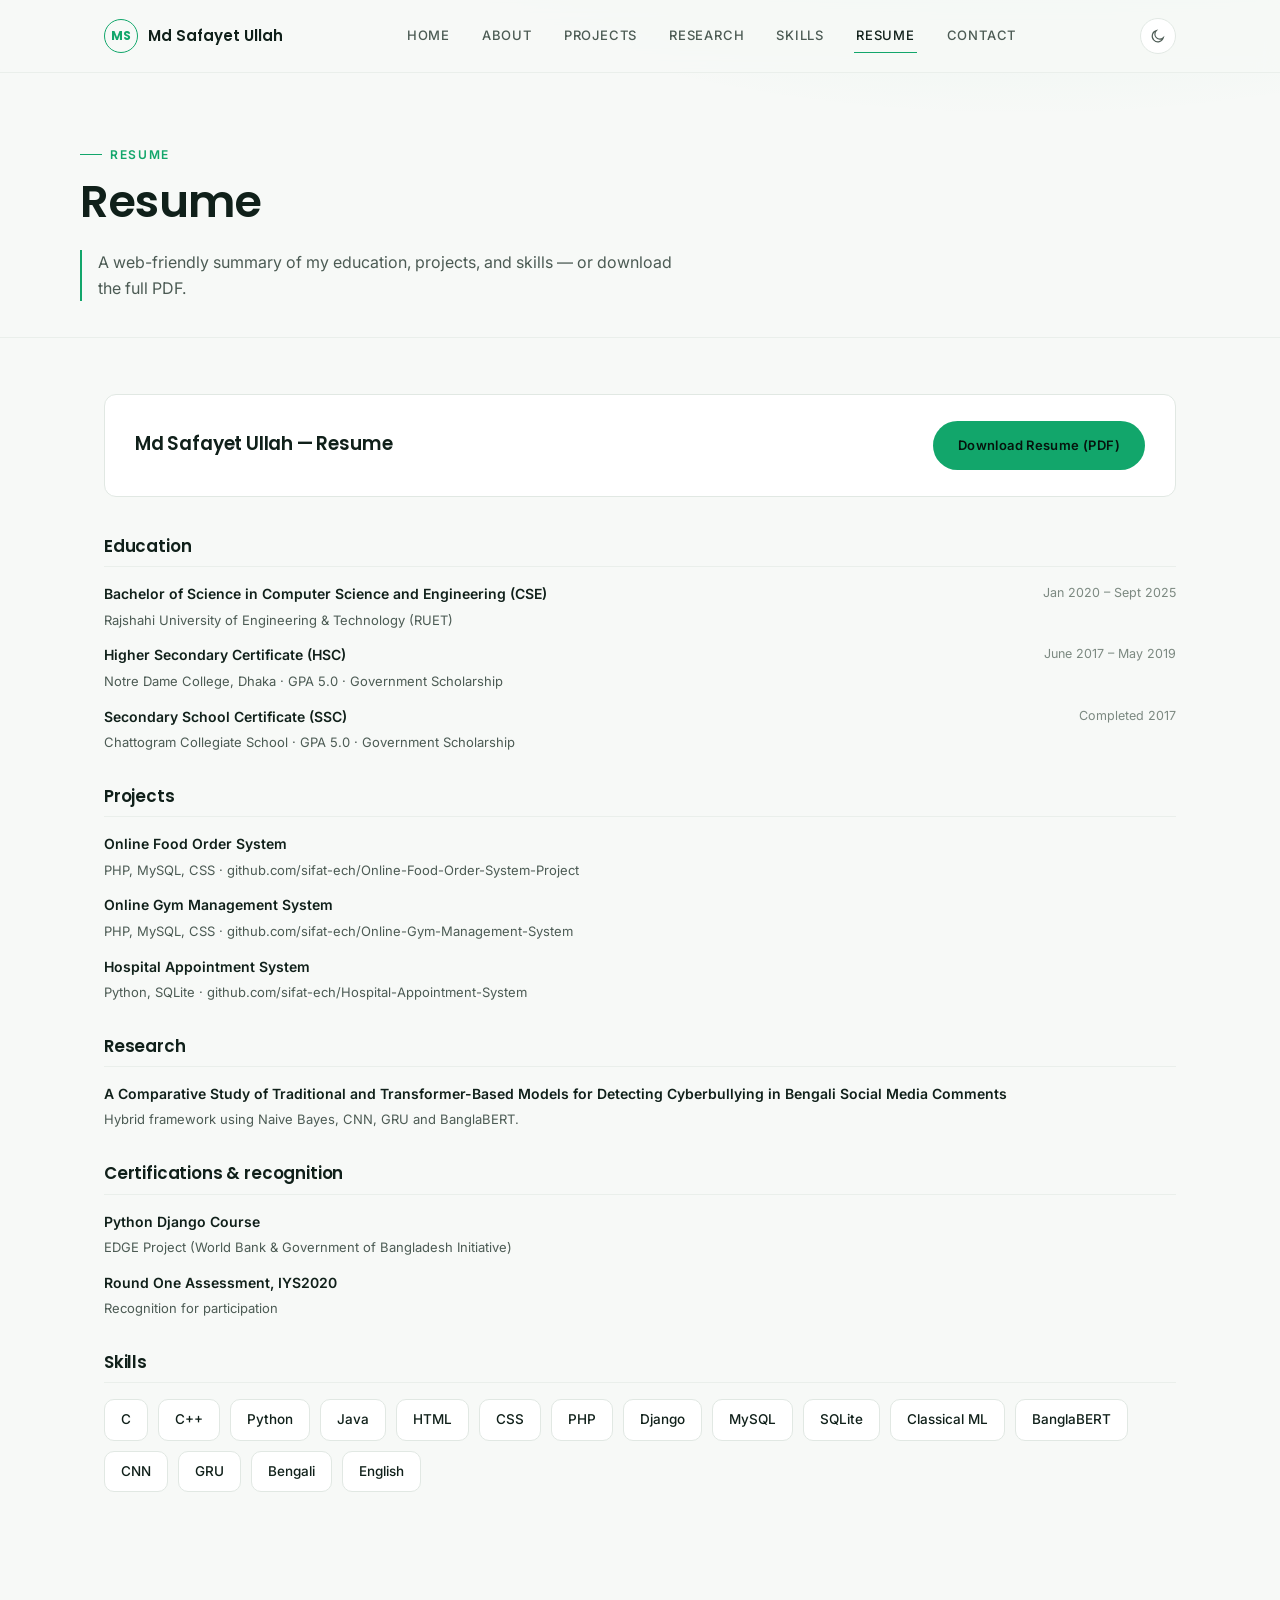
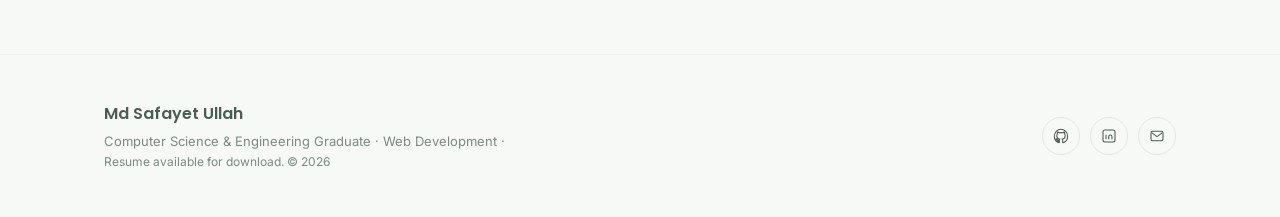
<file: resume.html>
<!DOCTYPE html>
<html lang="en">
<head>
<meta charset="UTF-8">
<meta name="viewport" content="width=device-width, initial-scale=1.0">
<title>Resume — Md Safayet Ullah</title>
<meta name="description" content="Web-friendly resume of Md Safayet Ullah with a downloadable PDF version.">
<meta name="theme-color" content="#0B0F0D">
<link rel="canonical" href="https://sifat-ech.github.io/portfolio/resume.html">

<meta property="og:type" content="website">
<meta property="og:title" content="Resume — Md Safayet Ullah">
<meta property="og:description" content="Web-friendly resume of Md Safayet Ullah with a downloadable PDF version.">
<meta property="og:image" content="assets/img/og-image.svg">
<meta name="twitter:card" content="summary_large_image">

<link rel="icon" type="image/svg+xml" href="assets/img/favicon.svg">
<link rel="preconnect" href="https://fonts.googleapis.com">
<link rel="preconnect" href="https://fonts.gstatic.com" crossorigin>
<link href="https://fonts.googleapis.com/css2?family=Inter:wght@400;500;600;700&family=Poppins:wght@500;600;700&display=swap" rel="stylesheet">
<link rel="stylesheet" href="assets/css/style.css">
<script>document.documentElement.classList.add('js');</script>
</head>
<body>
<a class="visually-hidden" href="#main" style="position:absolute;left:-9999px;top:0;">Skip to content</a>
  <header class="site-header">
    <div class="container nav">
      <a href="index.html" class="brand" aria-label="Md Safayet Ullah — Home">
        <span class="brand-mark">MS</span>
        <span class="brand-name">Md Safayet Ullah</span>
      </a>
      <nav class="nav-links" aria-label="Primary">
        <a href="index.html">Home</a>
        <a href="about.html">About</a>
        <a href="projects.html">Projects</a>
        <a href="research.html">Research</a>
        <a href="skills.html">Skills</a>
        <a href="resume.html">Resume</a>
        <a href="contact.html">Contact</a>
      </nav>
      <div class="nav-right">
        <button class="theme-toggle" type="button" aria-pressed="false" aria-label="Toggle dark and light mode">
          <svg viewBox="0 0 24 24" fill="none" stroke="currentColor" stroke-width="1.7"><path d="M20 14.5A8.5 8.5 0 1 1 9.5 4a6.8 6.8 0 0 0 10.5 10.5Z"/></svg>
        </button>
        <button class="nav-toggle" type="button" aria-expanded="false" aria-label="Toggle menu">
          <svg viewBox="0 0 24 24" fill="none" stroke="currentColor" stroke-width="1.8"><path d="M4 6h16M4 12h16M4 18h16"/></svg>
        </button>
      </div>
    </div>
  </header>

<main id="main">

  <section class="page-hero container reveal">
    <p class="eyebrow">Resume</p>
    <h1>Resume</h1>
    <p class="lead">A web-friendly summary of my education, projects, and skills — or download the full PDF.</p>
  </section>

  <section class="section section-tight">
    <div class="container">
      <div class="resume-cta reveal">
        <div>
          <h3 style="margin-bottom:4px;">Md Safayet Ullah — Resume</h3>
        </div>
        <a class="btn btn-primary" href="resume/Md_Safayet_Ullah_Resume.pdf" target="_blank" rel="noopener">Download Resume (PDF)</a>
      </div>

      <div class="resume-block reveal">
        <h2>Education</h2>
        <div class="resume-line"><span class="role">Bachelor of Science in Computer Science and Engineering (CSE)</span><span class="date">Jan 2020 &ndash; Sept 2025</span></div>
        <p class="resume-sub">Rajshahi University of Engineering &amp; Technology (RUET)</p>
        <div class="resume-line"><span class="role">Higher Secondary Certificate (HSC)</span><span class="date">June 2017 &ndash; May 2019</span></div>
        <p class="resume-sub">Notre Dame College, Dhaka &middot; GPA 5.0 &middot; Government Scholarship</p>
        <div class="resume-line"><span class="role">Secondary School Certificate (SSC)</span><span class="date">Completed 2017</span></div>
        <p class="resume-sub">Chattogram Collegiate School &middot; GPA 5.0 &middot; Government Scholarship</p>
      </div>

      <div class="resume-block reveal">
        <h2>Projects</h2>
        <div class="resume-line"><span class="role">Online Food Order System</span></div>
        <p class="resume-sub">PHP, MySQL, CSS &middot; github.com/sifat-ech/Online-Food-Order-System-Project</p>
        <div class="resume-line"><span class="role">Online Gym Management System</span></div>
        <p class="resume-sub">PHP, MySQL, CSS &middot; github.com/sifat-ech/Online-Gym-Management-System</p>
        <div class="resume-line"><span class="role">Hospital Appointment System</span></div>
        <p class="resume-sub">Python, SQLite &middot; github.com/sifat-ech/Hospital-Appointment-System</p>
      </div>

      <div class="resume-block reveal">
        <h2>Research</h2>
        <div class="resume-line"><span class="role">A Comparative Study of Traditional and Transformer-Based Models for Detecting Cyberbullying in Bengali Social Media Comments</span></div>
        <p class="resume-sub">Hybrid framework using Naive Bayes, CNN, GRU and BanglaBERT.</p>
      </div>

      <div class="resume-block reveal">
        <h2>Certifications &amp; recognition</h2>
        <div class="resume-line"><span class="role">Python Django Course</span></div>
        <p class="resume-sub">EDGE Project (World Bank &amp; Government of Bangladesh Initiative)</p>
        <div class="resume-line"><span class="role">Round One Assessment, IYS2020</span></div>
        <p class="resume-sub">Recognition for participation</p>
      </div>

      <div class="resume-block reveal">
        <h2>Skills</h2>
        <div class="skill-chips"><span class="chip">C</span><span class="chip">C++</span><span class="chip">Python</span><span class="chip">Java</span><span class="chip">HTML</span><span class="chip">CSS</span><span class="chip">PHP</span><span class="chip">Django</span><span class="chip">MySQL</span><span class="chip">SQLite</span><span class="chip">Classical ML</span><span class="chip">BanglaBERT</span><span class="chip">CNN</span><span class="chip">GRU</span><span class="chip">Bengali</span><span class="chip">English</span></div>
      </div>
    </div>
  </section>

</main>
  <footer class="site-footer">
    <div class="container footer-grid">
      <div>
        <p class="footer-brand">Md Safayet Ullah</p>
        <p class="footer-sub">Computer Science &amp; Engineering Graduate &middot; Web Development &middot; </p>
        <p class="footer-sub small-note">Resume available for download. &copy; <span id="year"></span></p>
      </div>
      <div class="footer-social">
        <a class="icon-btn" href="https://github.com/sifat-ech" target="_blank" rel="noopener noreferrer" aria-label="GitHub profile"><svg viewBox="0 0 24 24" fill="none" stroke="currentColor" stroke-width="1.6"><path d="M12 2C6.48 2 2 6.58 2 12.25c0 4.53 2.87 8.37 6.84 9.73.5.1.68-.22.68-.49v-1.91c-2.78.62-3.37-1.19-3.37-1.19-.46-1.2-1.11-1.52-1.11-1.52-.9-.63.07-.62.07-.62 1 .07 1.53 1.05 1.53 1.05.9 1.57 2.34 1.12 2.91.86.09-.66.35-1.12.63-1.38-2.22-.26-4.56-1.14-4.56-5.05 0-1.12.39-2.03 1.03-2.74-.1-.26-.45-1.32.1-2.75 0 0 .84-.28 2.75 1.05a9.3 9.3 0 0 1 5 0c1.91-1.33 2.75-1.05 2.75-1.05.55 1.43.2 2.49.1 2.75.64.71 1.03 1.62 1.03 2.74 0 3.92-2.34 4.78-4.57 5.04.36.32.68.94.68 1.9v2.82c0 .27.18.6.69.49A10.26 10.26 0 0 0 22 12.25C22 6.58 17.52 2 12 2Z"/></svg></a>
        <a class="icon-btn" href="https://linkedin.com/in/safayet117" target="_blank" rel="noopener noreferrer" aria-label="LinkedIn profile"><svg viewBox="0 0 24 24" fill="none" stroke="currentColor" stroke-width="1.6"><rect x="3" y="3" width="18" height="18" rx="3"/><path d="M7.5 10v7M7.5 7.2v.1M11.5 17v-4c0-1.5 1-2.5 2.5-2.5s2.5 1 2.5 2.5v4"/></svg></a>
        <a class="icon-btn" href="mailto:safayetsifat117@gmail.com" aria-label="Send email"><svg viewBox="0 0 24 24" fill="none" stroke="currentColor" stroke-width="1.6"><rect x="3" y="5" width="18" height="14" rx="2.5"/><path d="m4 7 8 6 8-6"/></svg></a>
      </div>
    </div>
  </footer>

<script src="assets/js/main.js"></script>
</body>
</html>
</file>
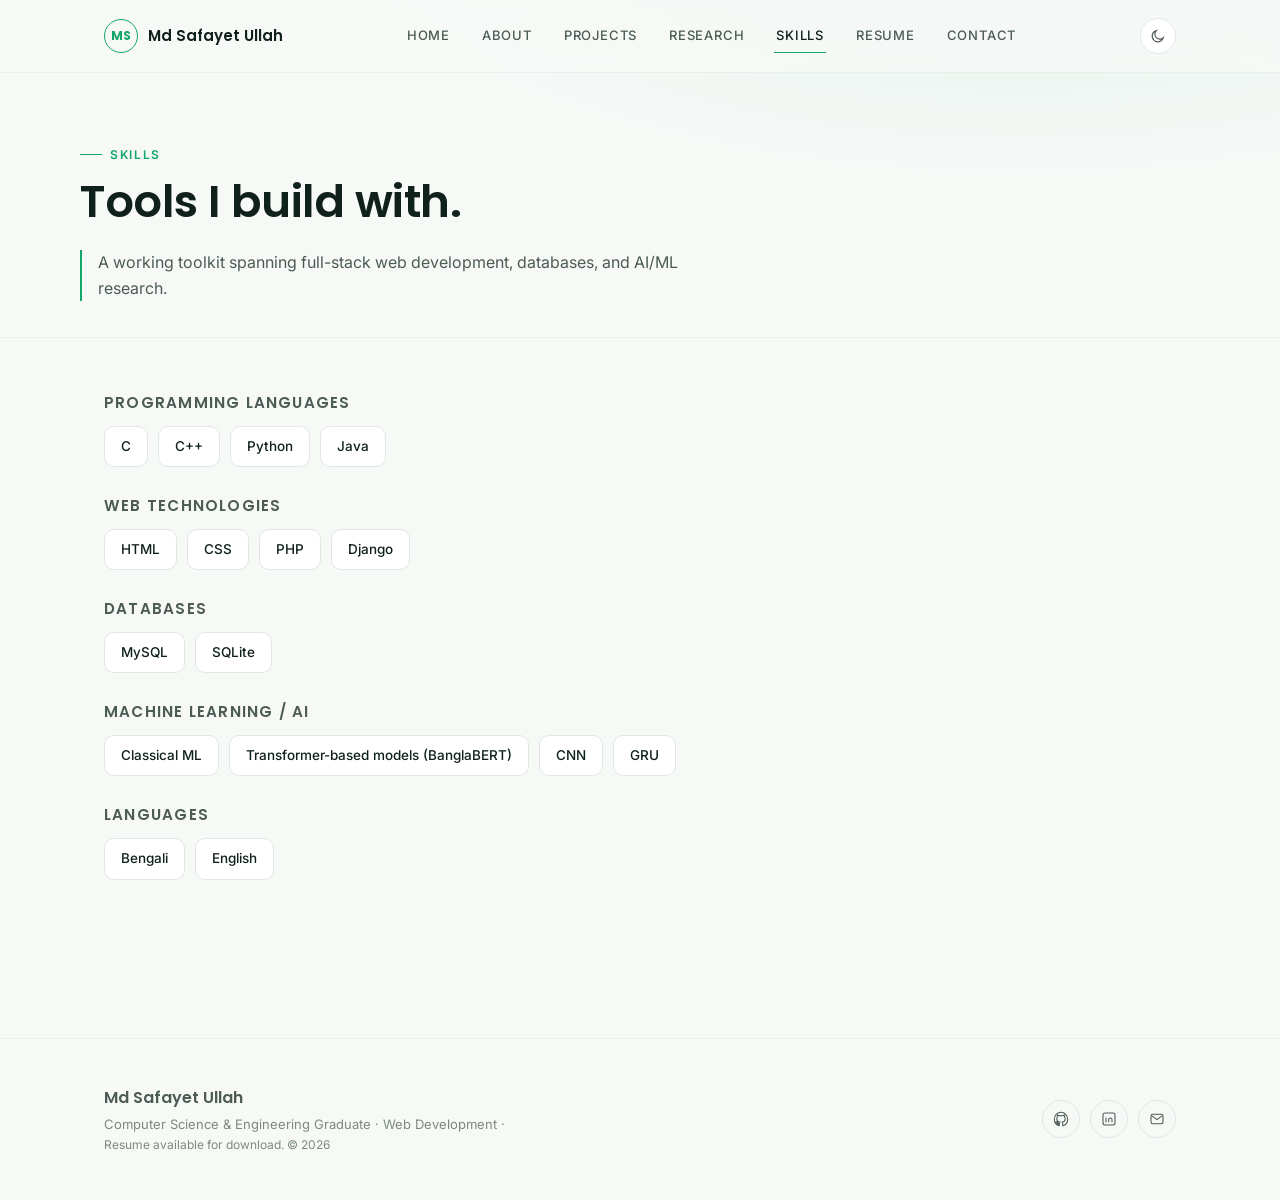
<file: skills.html>
<!DOCTYPE html>
<html lang="en">
<head>
<meta charset="UTF-8">
<meta name="viewport" content="width=device-width, initial-scale=1.0">
<title>Skills — Md Safayet Ullah</title>
<meta name="description" content="Technical skills of Md Safayet Ullah: programming languages, web technologies, databases, and machine learning.">
<meta name="theme-color" content="#0B0F0D">
<link rel="canonical" href="https://sifat-ech.github.io/portfolio/skills.html">

<meta property="og:type" content="website">
<meta property="og:title" content="Skills — Md Safayet Ullah">
<meta property="og:description" content="Technical skills of Md Safayet Ullah: programming languages, web technologies, databases, and machine learning.">
<meta property="og:image" content="assets/img/og-image.svg">
<meta name="twitter:card" content="summary_large_image">

<link rel="icon" type="image/svg+xml" href="assets/img/favicon.svg">
<link rel="preconnect" href="https://fonts.googleapis.com">
<link rel="preconnect" href="https://fonts.gstatic.com" crossorigin>
<link href="https://fonts.googleapis.com/css2?family=Inter:wght@400;500;600;700&family=Poppins:wght@500;600;700&display=swap" rel="stylesheet">
<link rel="stylesheet" href="assets/css/style.css">
<script>document.documentElement.classList.add('js');</script>
</head>
<body>
<a class="visually-hidden" href="#main" style="position:absolute;left:-9999px;top:0;">Skip to content</a>
  <header class="site-header">
    <div class="container nav">
      <a href="index.html" class="brand" aria-label="Md Safayet Ullah — Home">
        <span class="brand-mark">MS</span>
        <span class="brand-name">Md Safayet Ullah</span>
      </a>
      <nav class="nav-links" aria-label="Primary">
        <a href="index.html">Home</a>
        <a href="about.html">About</a>
        <a href="projects.html">Projects</a>
        <a href="research.html">Research</a>
        <a href="skills.html">Skills</a>
        <a href="resume.html">Resume</a>
        <a href="contact.html">Contact</a>
      </nav>
      <div class="nav-right">
        <button class="theme-toggle" type="button" aria-pressed="false" aria-label="Toggle dark and light mode">
          <svg viewBox="0 0 24 24" fill="none" stroke="currentColor" stroke-width="1.7"><path d="M20 14.5A8.5 8.5 0 1 1 9.5 4a6.8 6.8 0 0 0 10.5 10.5Z"/></svg>
        </button>
        <button class="nav-toggle" type="button" aria-expanded="false" aria-label="Toggle menu">
          <svg viewBox="0 0 24 24" fill="none" stroke="currentColor" stroke-width="1.8"><path d="M4 6h16M4 12h16M4 18h16"/></svg>
        </button>
      </div>
    </div>
  </header>

<main id="main">

  <section class="page-hero container reveal">
    <p class="eyebrow">Skills</p>
    <h1>Tools I build with.</h1>
    <p class="lead">A working toolkit spanning full-stack web development, databases, and AI/ML research.</p>
  </section>

  <section class="section section-tight">
    <div class="container">
      <div class="skill-group reveal">
        <h3>Programming languages</h3>
        <div class="skill-chips"><span class="chip">C</span><span class="chip">C++</span><span class="chip">Python</span><span class="chip">Java</span></div>
      </div>
      <div class="skill-group reveal">
        <h3>Web technologies</h3>
        <div class="skill-chips"><span class="chip">HTML</span><span class="chip">CSS</span><span class="chip">PHP</span><span class="chip">Django</span></div>
      </div>
      <div class="skill-group reveal">
        <h3>Databases</h3>
        <div class="skill-chips"><span class="chip">MySQL</span><span class="chip">SQLite</span></div>
      </div>
      <div class="skill-group reveal">
        <h3>Machine learning / AI</h3>
        <div class="skill-chips"><span class="chip">Classical ML</span><span class="chip">Transformer-based models (BanglaBERT)</span><span class="chip">CNN</span><span class="chip">GRU</span></div>
      </div>
      <div class="skill-group reveal">
        <h3>Languages</h3>
        <div class="skill-chips"><span class="chip">Bengali</span><span class="chip">English</span></div>
      </div>
    </div>
  </section>

</main>
  <footer class="site-footer">
    <div class="container footer-grid">
      <div>
        <p class="footer-brand">Md Safayet Ullah</p>
        <p class="footer-sub">Computer Science &amp; Engineering Graduate &middot; Web Development &middot; </p>
        <p class="footer-sub small-note">Resume available for download. &copy; <span id="year"></span></p>
      </div>
      <div class="footer-social">
        <a class="icon-btn" href="https://github.com/sifat-ech" target="_blank" rel="noopener noreferrer" aria-label="GitHub profile"><svg viewBox="0 0 24 24" fill="none" stroke="currentColor" stroke-width="1.6"><path d="M12 2C6.48 2 2 6.58 2 12.25c0 4.53 2.87 8.37 6.84 9.73.5.1.68-.22.68-.49v-1.91c-2.78.62-3.37-1.19-3.37-1.19-.46-1.2-1.11-1.52-1.11-1.52-.9-.63.07-.62.07-.62 1 .07 1.53 1.05 1.53 1.05.9 1.57 2.34 1.12 2.91.86.09-.66.35-1.12.63-1.38-2.22-.26-4.56-1.14-4.56-5.05 0-1.12.39-2.03 1.03-2.74-.1-.26-.45-1.32.1-2.75 0 0 .84-.28 2.75 1.05a9.3 9.3 0 0 1 5 0c1.91-1.33 2.75-1.05 2.75-1.05.55 1.43.2 2.49.1 2.75.64.71 1.03 1.62 1.03 2.74 0 3.92-2.34 4.78-4.57 5.04.36.32.68.94.68 1.9v2.82c0 .27.18.6.69.49A10.26 10.26 0 0 0 22 12.25C22 6.58 17.52 2 12 2Z"/></svg></a>
        <a class="icon-btn" href="https://linkedin.com/in/safayet117" target="_blank" rel="noopener noreferrer" aria-label="LinkedIn profile"><svg viewBox="0 0 24 24" fill="none" stroke="currentColor" stroke-width="1.6"><rect x="3" y="3" width="18" height="18" rx="3"/><path d="M7.5 10v7M7.5 7.2v.1M11.5 17v-4c0-1.5 1-2.5 2.5-2.5s2.5 1 2.5 2.5v4"/></svg></a>
        <a class="icon-btn" href="mailto:safayetsifat117@gmail.com" aria-label="Send email"><svg viewBox="0 0 24 24" fill="none" stroke="currentColor" stroke-width="1.6"><rect x="3" y="5" width="18" height="14" rx="2.5"/><path d="m4 7 8 6 8-6"/></svg></a>
      </div>
    </div>
  </footer>

<script src="assets/js/main.js"></script>
</body>
</html>
</file>
<file: assets/css/style.css>
/* =========================================================
   Md Safayet Ullah — Portfolio
   Design tokens
   ========================================================= */
:root{
  --bg: #0B0F0D;
  --bg-soft: #0F1512;
  --card: #121912;
  --card-hover: #161F19;
  --border: #1E2A22;
  --border-soft: #17201A;
  --text: #ECEFEC;
  --text-muted: #9DAAA2;
  --text-dim: #6E7A73;
  --accent: #35D68C;
  --accent-strong: #4CF2A4;
  --accent-dim: rgba(53, 214, 140, 0.12);
  --accent-line: rgba(53, 214, 140, 0.35);
  --danger: #F27469;

  --font-head: 'Poppins', 'Inter', system-ui, sans-serif;
  --font-body: 'Inter', system-ui, -apple-system, sans-serif;

  --radius-sm: 6px;
  --radius-md: 12px;
  --radius-lg: 20px;

  --maxw: 1120px;
  --shadow-card: 0 1px 0 rgba(255,255,255,0.02) inset, 0 20px 40px -24px rgba(0,0,0,0.6);
}

[data-theme="light"]{
  --bg: #F7F9F7;
  --bg-soft: #FFFFFF;
  --card: #FFFFFF;
  --card-hover: #F0F5F1;
  --border: #E1E8E3;
  --border-soft: #EAEFEB;
  --text: #10201A;
  --text-muted: #4C5B54;
  --text-dim: #7C8981;
  --accent: #12A66B;
  --accent-strong: #0E8C5A;
  --accent-dim: rgba(18, 166, 107, 0.10);
  --accent-line: rgba(18, 166, 107, 0.30);
  --shadow-card: 0 1px 0 rgba(255,255,255,0.6) inset, 0 20px 40px -28px rgba(16,32,26,0.18);
}

*,*::before,*::after{ box-sizing: border-box; }
html{ scroll-behavior: smooth; }
@media (prefers-reduced-motion: reduce){
  html{ scroll-behavior: auto; }
  *,*::before,*::after{ animation-duration: 0.001ms !important; animation-iteration-count: 1 !important; transition-duration: 0.001ms !important; scroll-behavior: auto !important; }
}

body{
  margin:0;
  background: radial-gradient(1200px 500px at 80% -10%, var(--accent-dim), transparent 60%), var(--bg);
  color: var(--text);
  font-family: var(--font-body);
  font-size: 16px;
  line-height: 1.6;
  -webkit-font-smoothing: antialiased;
  transition: background 0.25s ease, color 0.25s ease;
}

h1,h2,h3,h4{ font-family: var(--font-head); font-weight: 600; line-height: 1.15; margin: 0 0 .5em; letter-spacing: -0.01em; }
p{ margin: 0 0 1em; color: var(--text-muted); }
a{ color: inherit; text-decoration: none; }
ul{ list-style: none; margin:0; padding:0; }
img{ max-width: 100%; display:block; }
button{ font-family: inherit; }

.container{ max-width: var(--maxw); margin: 0 auto; padding: 0 24px; }

::selection{ background: var(--accent); color: #06140D; }

/* Focus visibility */
a:focus-visible, button:focus-visible, input:focus-visible, textarea:focus-visible{
  outline: 2px solid var(--accent);
  outline-offset: 3px;
  border-radius: 4px;
}

/* Eyebrow label */
.eyebrow{
  display:inline-flex; align-items:center; gap:8px;
  font-size: 12px; letter-spacing: 0.14em; text-transform: uppercase;
  color: var(--accent); font-weight: 600;
}
.eyebrow::before{ content:""; width: 22px; height: 1px; background: var(--accent); display:inline-block; }

/* =========================
   Header / Nav
   ========================= */
.site-header{
  position: sticky; top:0; z-index: 50;
  background: color-mix(in srgb, var(--bg) 82%, transparent);
  backdrop-filter: blur(10px);
  border-bottom: 1px solid var(--border-soft);
}
.nav{
  display:flex; align-items:center; justify-content:space-between;
  height: 72px;
}
.brand{ display:flex; align-items:center; gap:10px; font-family: var(--font-head); font-weight:600; }
.brand-mark{
  width:34px; height:34px; border-radius:50%;
  border: 1.5px solid var(--accent);
  display:flex; align-items:center; justify-content:center;
  font-size: 12px; color: var(--accent); font-weight:700;
}
.brand-name{ font-size: 15px; }

.nav-links{ display:flex; align-items:center; gap: 28px; }
.nav-links a{
  font-size: 13px; letter-spacing: 0.06em; text-transform: uppercase;
  color: var(--text-muted); font-weight: 500;
  padding: 6px 2px; border-bottom: 1px solid transparent;
  transition: color .2s ease, border-color .2s ease;
}
.nav-links a:hover, .nav-links a.active{ color: var(--text); border-color: var(--accent); }

.nav-right{ display:flex; align-items:center; gap:14px; }

.theme-toggle{
  width:36px; height:36px; border-radius:50%;
  border: 1px solid var(--border);
  background: var(--card);
  color: var(--text-muted);
  display:flex; align-items:center; justify-content:center;
  cursor:pointer; transition: border-color .2s ease, color .2s ease, transform .2s ease;
}
.theme-toggle:hover{ border-color: var(--accent-line); color: var(--accent); }
.theme-toggle svg{ width:16px; height:16px; }

.nav-toggle{
  display:none; width:36px; height:36px; border-radius: 8px;
  border:1px solid var(--border); background: var(--card);
  color: var(--text); cursor:pointer; align-items:center; justify-content:center;
}
.nav-toggle svg{ width:18px; height:18px; }

@media (max-width: 860px){
  .nav-links{
    position:absolute; top:72px; left:0; right:0;
    background: var(--bg-soft); border-bottom: 1px solid var(--border-soft);
    flex-direction: column; align-items:flex-start; gap:0;
    max-height: 0; overflow:hidden; transition: max-height .25s ease;
  }
  .nav-links.open{ max-height: 400px; }
  .nav-links a{ width:100%; padding: 14px 24px; border-bottom: 1px solid var(--border-soft); }
  .nav-toggle{ display:flex; }
}

/* =========================
   Buttons
   ========================= */
.btn{
  display:inline-flex; align-items:center; justify-content:center; gap:8px;
  padding: 13px 24px; border-radius: 999px;
  font-size: 13px; font-weight:600; letter-spacing: 0.03em;
  cursor:pointer; border: 1px solid transparent;
  transition: transform .18s ease, background .2s ease, border-color .2s ease, color .2s ease;
  white-space: nowrap;
}
.btn:hover{ transform: translateY(-2px); }
.btn-primary{ background: var(--accent); color:#06140D; }
.btn-primary:hover{ background: var(--accent-strong); }
.btn-outline{ background: transparent; border-color: var(--border); color: var(--text); }
.btn-outline:hover{ border-color: var(--accent-line); color: var(--accent); }
.btn-sm{ padding: 9px 16px; font-size: 12px; }

/* =========================
   Hero
   ========================= */
.hero{ padding: 96px 0 80px; }
.hero-grid{
  display:grid; grid-template-columns: 1.1fr 0.9fr; gap: 56px; align-items:center;
}
.hero-kicker{ margin-bottom: 18px; }
.hero h1{
  font-size: clamp(2.1rem, 4.2vw, 3.4rem);
  color: var(--text);
}
.hero h1 .accent{ color: var(--accent); }
.hero-sub{ font-size: 17px; max-width: 46ch; margin-bottom: 30px; }
.hero-cta{ display:flex; gap:14px; flex-wrap:wrap; margin-bottom: 34px; }
.hero-social{ display:flex; gap:12px; }
.icon-btn{
  width:38px; height:38px; border-radius:50%; border:1px solid var(--border);
  display:flex; align-items:center; justify-content:center; color: var(--text-muted);
  transition: border-color .2s ease, color .2s ease, transform .2s ease;
}
.icon-btn:hover{ border-color: var(--accent-line); color: var(--accent); transform: translateY(-2px); }
.icon-btn svg{ width:16px; height:16px; }

.hero-portrait{
  position: relative; justify-self:center;
}
.portrait-ring{
  width: min(340px, 80vw); aspect-ratio: 1/1; border-radius: 50%;
  border: 1px solid var(--border);
  padding: 14px;
  position: relative;
}
.portrait-ring::before{
  content:""; position:absolute; inset:-1px; border-radius:50%;
  background: conic-gradient(from 180deg, var(--accent), transparent 30%, transparent 70%, var(--accent));
  opacity: .55; z-index:0; mask: radial-gradient(farthest-side, transparent calc(100% - 2px), #000 calc(100% - 2px));
  -webkit-mask: radial-gradient(farthest-side, transparent calc(100% - 2px), #000 calc(100% - 2px));
}
.portrait-avatar{
  position: relative; z-index:1;
  width:100%; height:100%; border-radius: 50%; overflow:hidden;
  background: linear-gradient(160deg, var(--card), var(--bg-soft));
  border: 1px solid var(--border-soft);
  display:flex; align-items:center; justify-content:center;
}
.portrait-avatar svg{ width: 62%; height: 62%; color: var(--accent); opacity:.9; }
.portrait-photo{ width:100%; height:100%; object-fit:cover; display:block; }
.portrait-tag{
  position:absolute; bottom: 6px; right: 6%; z-index:2;
  background: var(--card); border:1px solid var(--border);
  padding: 8px 14px; border-radius: 999px; font-size:12px; color: var(--text-muted);
  box-shadow: var(--shadow-card);
}
.portrait-tag b{ color: var(--accent); }

@media (max-width: 860px){
  .hero-grid{ grid-template-columns: 1fr; text-align:center; }
  .hero-cta, .hero-social{ justify-content:center; }
  .hero-sub{ margin-left:auto; margin-right:auto; }
}

/* =========================
   Sections / generic
   ========================= */
.section{ padding: 88px 0; border-top: 1px solid var(--border-soft); }
.section-head{ margin-bottom: 44px; max-width: 60ch; }
.section-head h2{ font-size: clamp(1.6rem, 3vw, 2.2rem); }
.section-tight{ padding-top: 56px; }

.page-hero{ padding: 64px 0 20px; }
.page-hero h1{ font-size: clamp(1.9rem, 4vw, 2.8rem); max-width: 18ch; }
.page-hero .lead{ max-width: 60ch; font-size: 16px; border-left: 2px solid var(--accent); padding-left: 16px; }

/* =========================
   Cards / grids
   ========================= */
.grid-2{ display:grid; grid-template-columns: 1fr 1fr; gap: 20px; }
.grid-3{ display:grid; grid-template-columns: repeat(3,1fr); gap: 20px; }
@media (max-width: 900px){ .grid-2,.grid-3{ grid-template-columns: 1fr; } }

.card{
  background: var(--card); border: 1px solid var(--border); border-radius: var(--radius-md);
  padding: 26px; box-shadow: var(--shadow-card);
  transition: transform .22s ease, border-color .22s ease, background .22s ease;
}
.card:hover{ transform: translateY(-4px); border-color: var(--accent-line); background: var(--card-hover); }
.card h3{ font-size: 1.05rem; margin-bottom: 8px; }
.card p{ font-size: 14px; margin-bottom: 14px; }

/* Timeline (About / education) */
.timeline{ position:relative; padding-left: 22px; }
.timeline::before{ content:""; position:absolute; left:4px; top:6px; bottom:6px; width:1px; background: var(--border); }
.timeline-item{ position:relative; padding-bottom: 30px; }
.timeline-item:last-child{ padding-bottom:0; }
.timeline-item::before{
  content:""; position:absolute; left:-22px; top:6px; width:9px; height:9px; border-radius:50%;
  background: var(--accent); box-shadow: 0 0 0 4px var(--accent-dim);
}
.timeline-date{ font-size:12px; letter-spacing:.08em; text-transform:uppercase; color: var(--accent); font-weight:600; }
.timeline-item h3{ font-size: 1rem; margin: 6px 0 2px; }
.timeline-item .org{ font-size: 13px; color: var(--text-muted); margin-bottom:8px; }

.tag-row{ display:flex; flex-wrap:wrap; gap:8px; }
.tag{
  font-size: 11.5px; padding: 5px 12px; border-radius: 999px;
  border: 1px solid var(--border); color: var(--text-muted);
}
.tag.accent{ border-color: var(--accent-line); color: var(--accent); }

.side-card{
  background: var(--card); border:1px solid var(--border); border-radius: var(--radius-md);
  padding: 22px; margin-bottom: 20px;
}
.side-card h3{ font-size: 0.95rem; margin-bottom: 14px; }
.side-list li{ font-size: 13.5px; color: var(--text-muted); padding: 8px 0 8px 14px; border-left: 2px solid var(--border-soft); margin-bottom: 6px; }
.side-list li b{ color: var(--text); font-weight:600; display:block; margin-bottom:2px; font-size: 13px;}

/* Project cards */
.project-card{
  display:grid; grid-template-columns: 260px 1fr; gap: 26px;
  background: var(--card); border:1px solid var(--border); border-radius: var(--radius-md);
  padding: 22px; margin-bottom: 22px; box-shadow: var(--shadow-card);
  transition: transform .22s ease, border-color .22s ease;
}
.project-card:hover{ transform: translateY(-3px); border-color: var(--accent-line); }
.project-thumb{
  border-radius: var(--radius-sm); overflow:hidden; border: 1px solid var(--border-soft);
  background: linear-gradient(150deg, var(--bg-soft), var(--card));
  min-height: 150px; display:flex; align-items:center; justify-content:center;
  color: var(--text-dim);
}
.project-thumb svg{ width: 40%; height:40%; opacity:.5; }
.project-photo{ width:100%; height:100%; object-fit:cover; display:block; } 
.project-body h3{ font-size: 1.1rem; margin-bottom: 6px; }
.project-body p{ font-size: 14px; margin-bottom: 14px; }
.project-actions{ display:flex; gap:10px; flex-wrap:wrap; align-items:center; }
@media (max-width: 700px){ .project-card{ grid-template-columns: 1fr; } .project-thumb{ min-height:120px; } }

/* Skills */
.skill-group{ margin-bottom: 30px; }
.skill-group h3{ font-size: 0.95rem; color: var(--text-muted); text-transform: uppercase; letter-spacing: .08em; margin-bottom: 14px; font-weight:600; }
.skill-chips{ display:flex; flex-wrap:wrap; gap: 10px; }
.chip{
  padding: 9px 16px; border-radius: 10px; border: 1px solid var(--border); background: var(--card);
  font-size: 13.5px; font-weight:500; transition: border-color .2s ease, transform .2s ease;
}
.chip:hover{ border-color: var(--accent-line); transform: translateY(-2px); }

/* Resume page */
.resume-cta{
  display:flex; align-items:center; justify-content:space-between; gap:20px; flex-wrap:wrap;
  background: var(--card); border:1px solid var(--border); border-radius: var(--radius-md);
  padding: 26px 30px; margin-bottom: 40px;
}
.resume-cta p{ margin:0; font-size: 13.5px; }
.resume-block{ margin-bottom: 34px; }
.resume-block h2{ font-size: 1.05rem; border-bottom: 1px solid var(--border-soft); padding-bottom: 10px; margin-bottom: 16px; }
.resume-line{ display:flex; justify-content:space-between; gap: 16px; margin-bottom: 4px; font-size: 14px; }
.resume-line .role{ color: var(--text); font-weight:600; }
.resume-line .date{ color: var(--text-dim); font-size: 12.5px; white-space:nowrap; }
.resume-sub{ font-size: 13px; color: var(--text-muted); margin-bottom: 14px; }

/* Contact (no form; links only) */
.contact-grid{ display:grid; grid-template-columns: repeat(3, 1fr); gap: 20px; }
@media (max-width: 800px){ .contact-grid{ grid-template-columns: 1fr; } }
.contact-card{
  background: var(--card); border:1px solid var(--border); border-radius: var(--radius-md);
  padding: 28px; text-align:center; transition: transform .2s ease, border-color .2s ease;
}
.contact-card:hover{ transform: translateY(-4px); border-color: var(--accent-line); }
.contact-card .icon-btn{ margin: 0 auto 16px; width:46px; height:46px; }
.contact-card .icon-btn svg{ width:20px; height:20px; }
.contact-card h3{ font-size: 1rem; margin-bottom: 6px; }
.contact-note{
  margin-top: 30px; font-size: 13px; color: var(--text-dim); text-align:center;
  border: 1px dashed var(--border); border-radius: var(--radius-sm); padding: 14px;
}

/* Research page */
.research-block{ display:grid; grid-template-columns: 1fr 280px; gap: 40px; }
@media (max-width: 900px){ .research-block{ grid-template-columns: 1fr; } }
.research-meta .side-card{ margin-bottom: 20px; }
.method-list{ display:flex; flex-wrap:wrap; gap:10px; margin: 14px 0 24px; }

/* Reveal animation — only hides content when JS confirms it can reveal it again
   (progressive enhancement: no-JS / crawlers / slow renders always see full content). */
.js .reveal{ opacity:0; transform: translateY(16px); transition: opacity .6s ease, transform .6s ease; }
.js .reveal.in{ opacity:1; transform: translateY(0); }

/* =========================
   Footer
   ========================= */
.site-footer{ border-top: 1px solid var(--border-soft); padding: 46px 0; margin-top: 40px; }
.footer-grid{ display:flex; justify-content:space-between; align-items:center; gap: 20px; flex-wrap:wrap; }
.footer-brand{ font-family: var(--font-head); font-weight:600; margin-bottom:4px; }
.footer-sub{ font-size: 13px; color: var(--text-dim); margin:0; }
.footer-social{ display:flex; gap:10px; }

/* Back to top link visually within footer note */
.small-note{ font-size:12px; color: var(--text-dim); }

/* Utility */
.mt-0{ margin-top:0; } .mb-0{ margin-bottom:0; }
.center{ text-align:center; }
</file>
